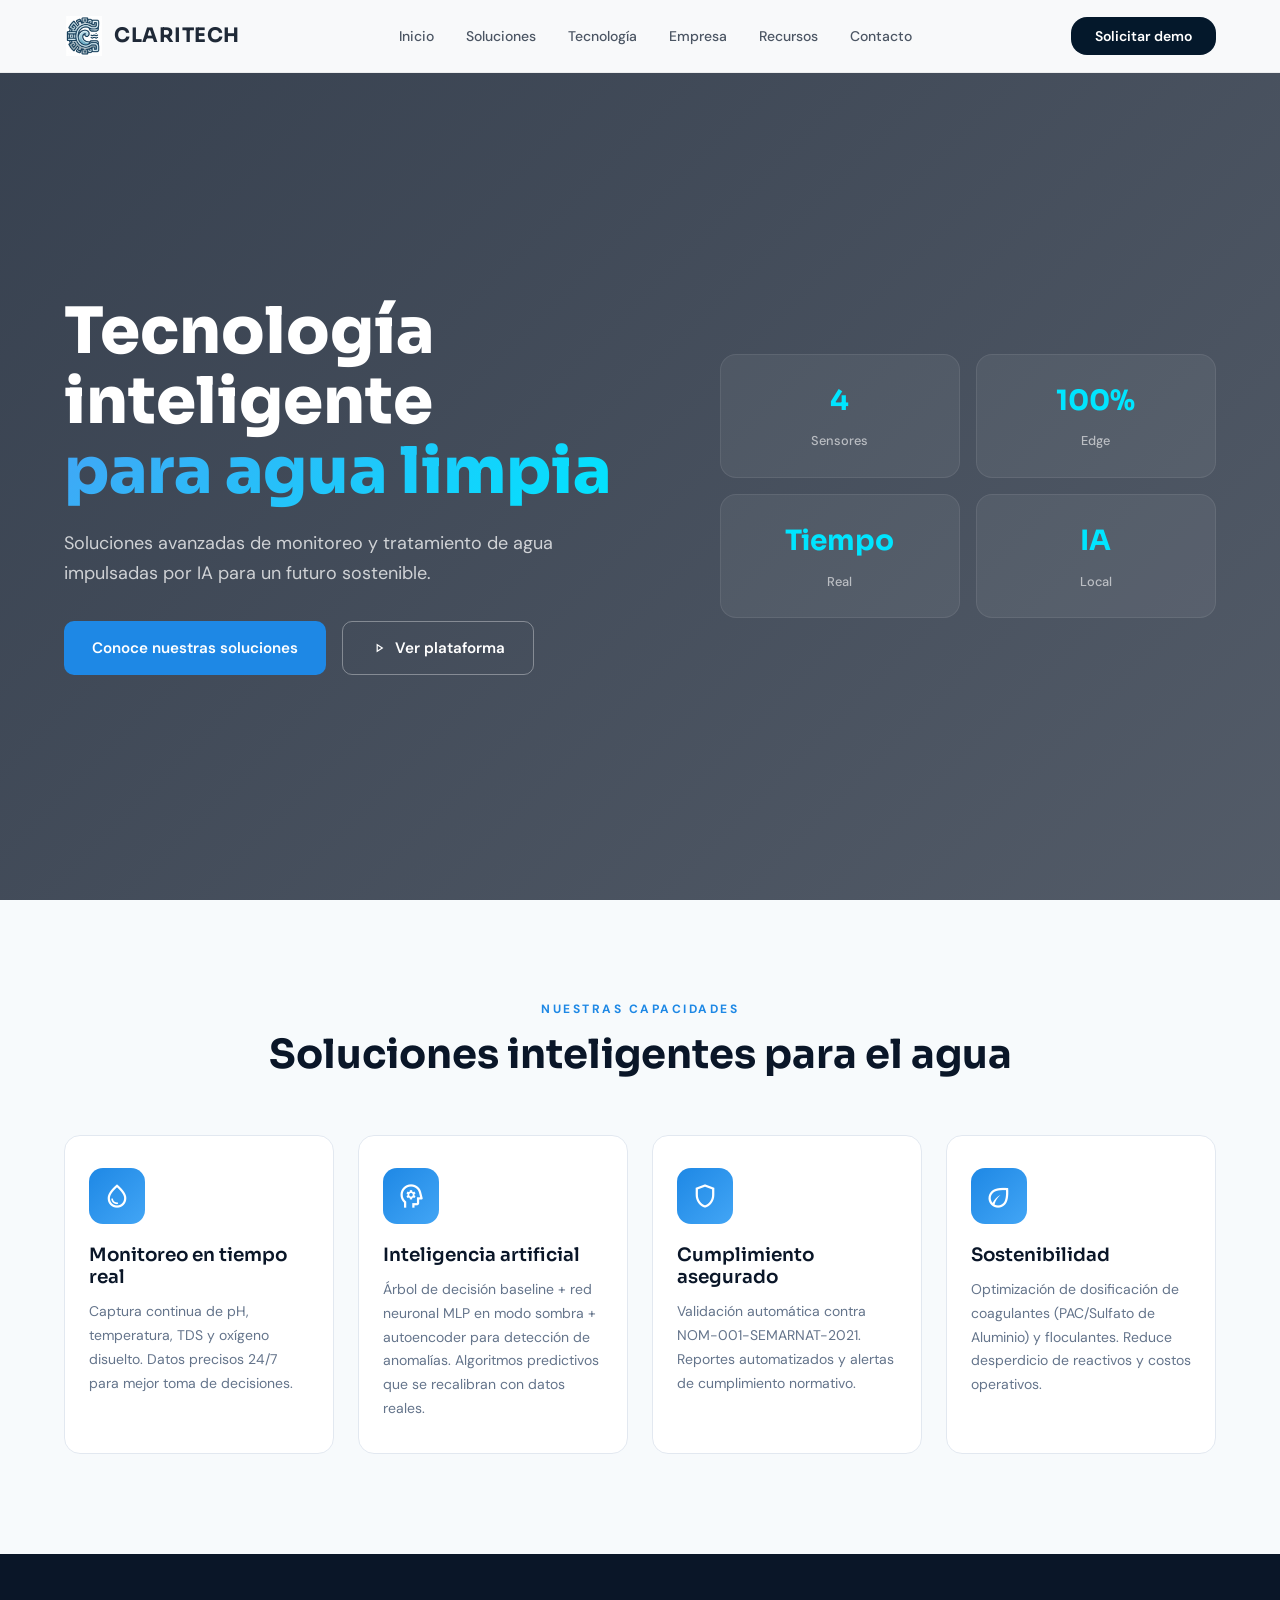
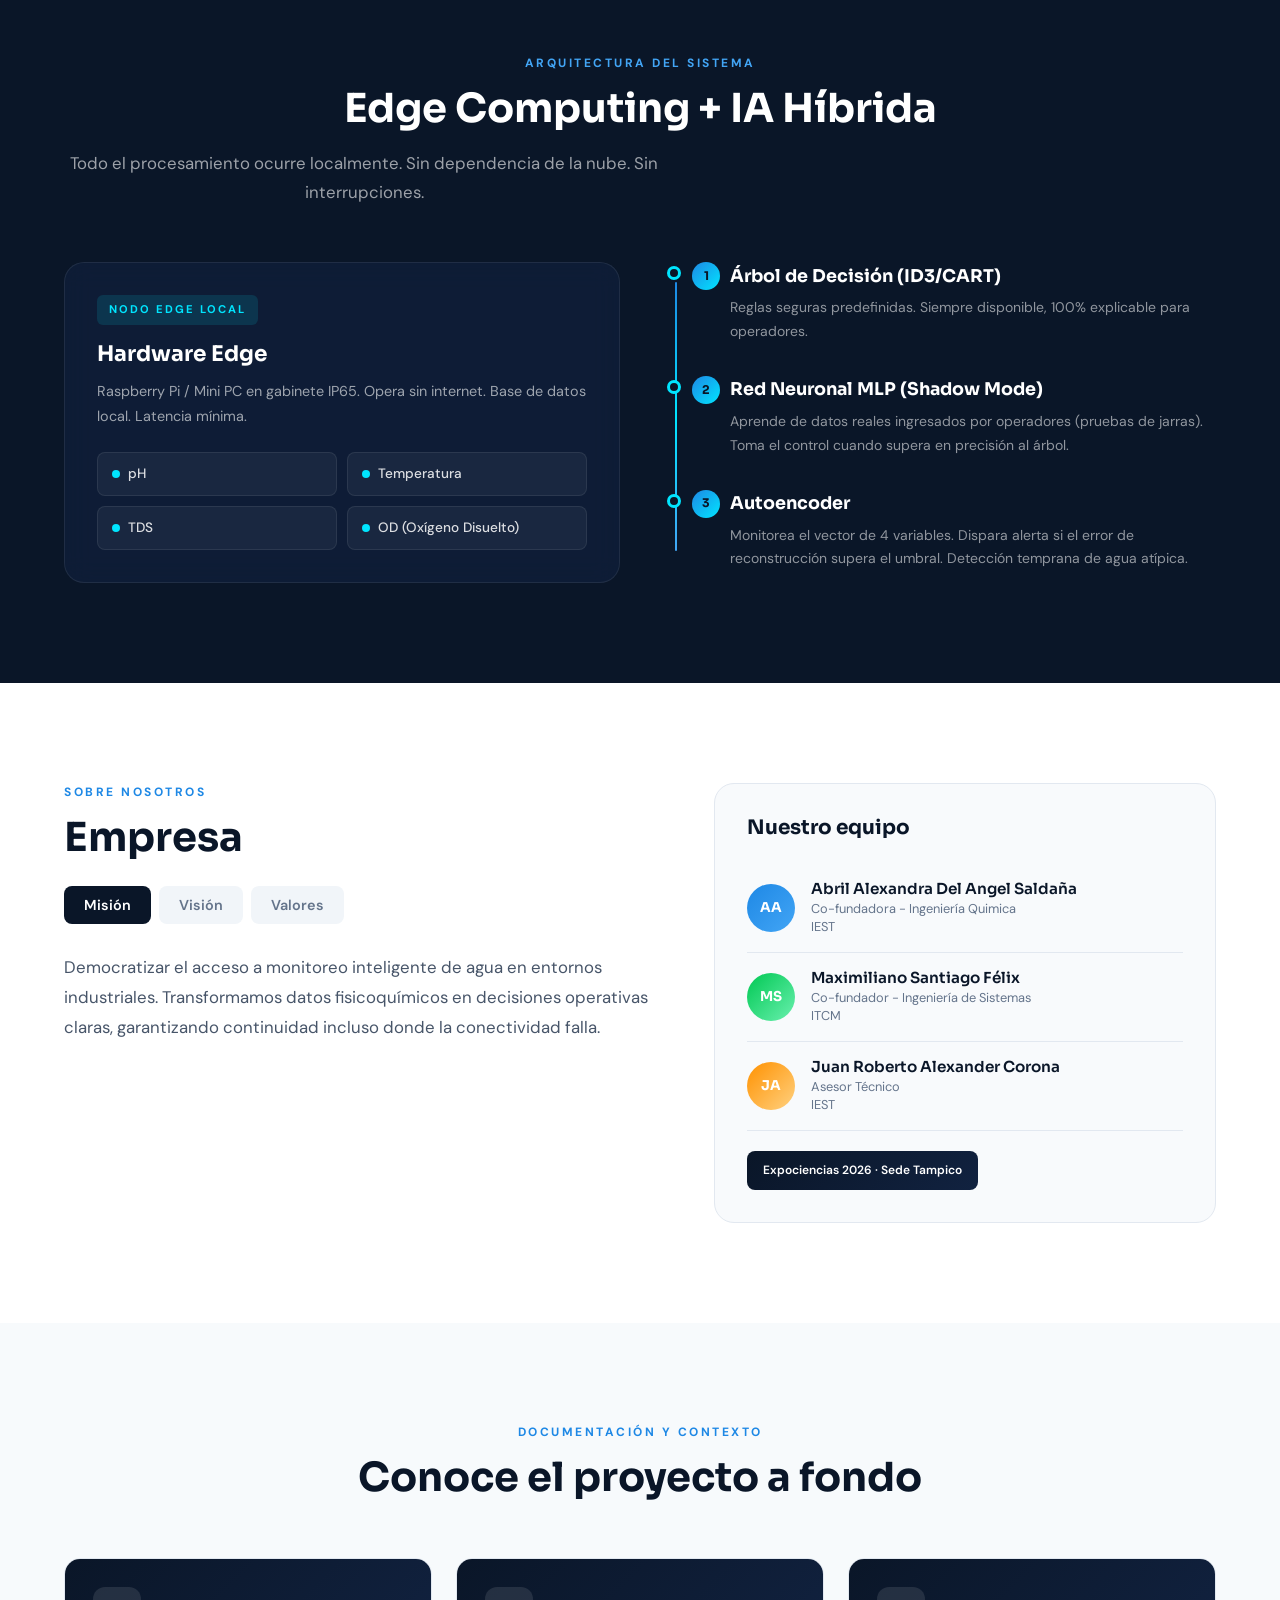
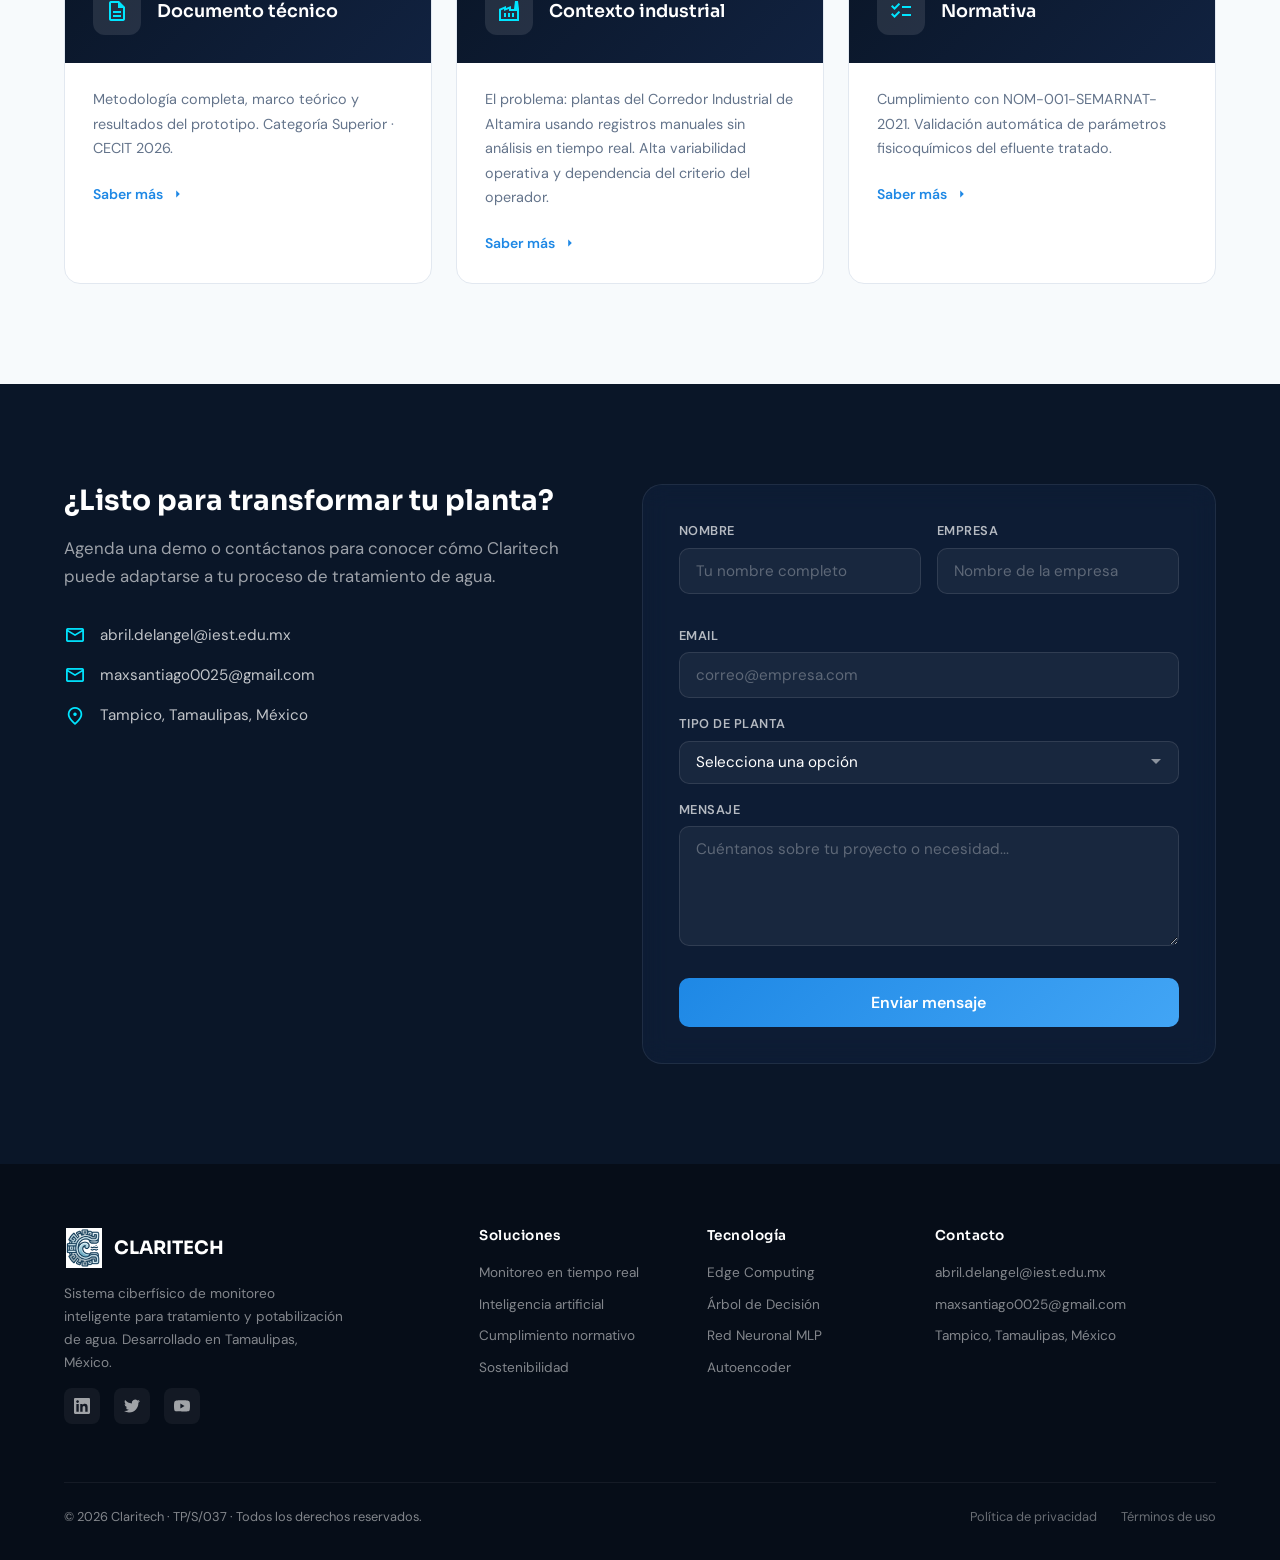
<file: index.html>
<!DOCTYPE html>
<html lang="es">
<head>
    <meta charset="UTF-8">
    <meta name="viewport" content="width=device-width, initial-scale=1.0">
    <title>Claritech — Tecnología Inteligente para Agua Limpia</title>
    <!-- Google Fonts -->
    <link rel="preconnect" href="https://fonts.googleapis.com">
    <link rel="preconnect" href="https://fonts.gstatic.com" crossorigin>
    <link href="https://fonts.googleapis.com/css2?family=Sora:wght@300;400;500;600;700&family=DM+Sans:ital,wght@0,300;0,400;0,500;1,300&display=swap" rel="stylesheet">
    <!-- Material Symbols (Icons) -->
    <link rel="stylesheet" href="https://fonts.googleapis.com/css2?family=Material+Symbols+Outlined:opsz,wght,FILL,GRAD@20..48,100..700,0..1,-50..200" />
    
    <!-- CSS Modular -->
    <link rel="stylesheet" href="styles/global.css">
    <link rel="stylesheet" href="styles/navbar.css">
    <link rel="stylesheet" href="styles/hero.css">
    <link rel="stylesheet" href="styles/soluciones.css">
    <link rel="stylesheet" href="styles/tecnologia.css">
    <link rel="stylesheet" href="styles/empresa.css">
    <link rel="stylesheet" href="styles/recursos.css">
    <link rel="stylesheet" href="styles/contacto.css">
    <link rel="stylesheet" href="styles/footer.css">
</head>
<body>
    <!-- Componentes -->
    <div id="navbar-mount"></div>   
    <div id="hero-mount"></div>
    <div id="soluciones-mount"></div>
    <div id="tecnologia-mount"></div>
    <div id="empresa-mount"></div>
    <div id="recursos-mount"></div>
    <div id="contacto-mount"></div>
    <div id="footer-mount"></div>

    <!-- JS Modular -->
    <script src="js/navbar.js" defer></script>
    <script src="js/empresa.js" defer></script>
    <script src="js/contacto.js" defer></script>
    <script src="js/main.js" defer></script>
</body>
</html>
</file>
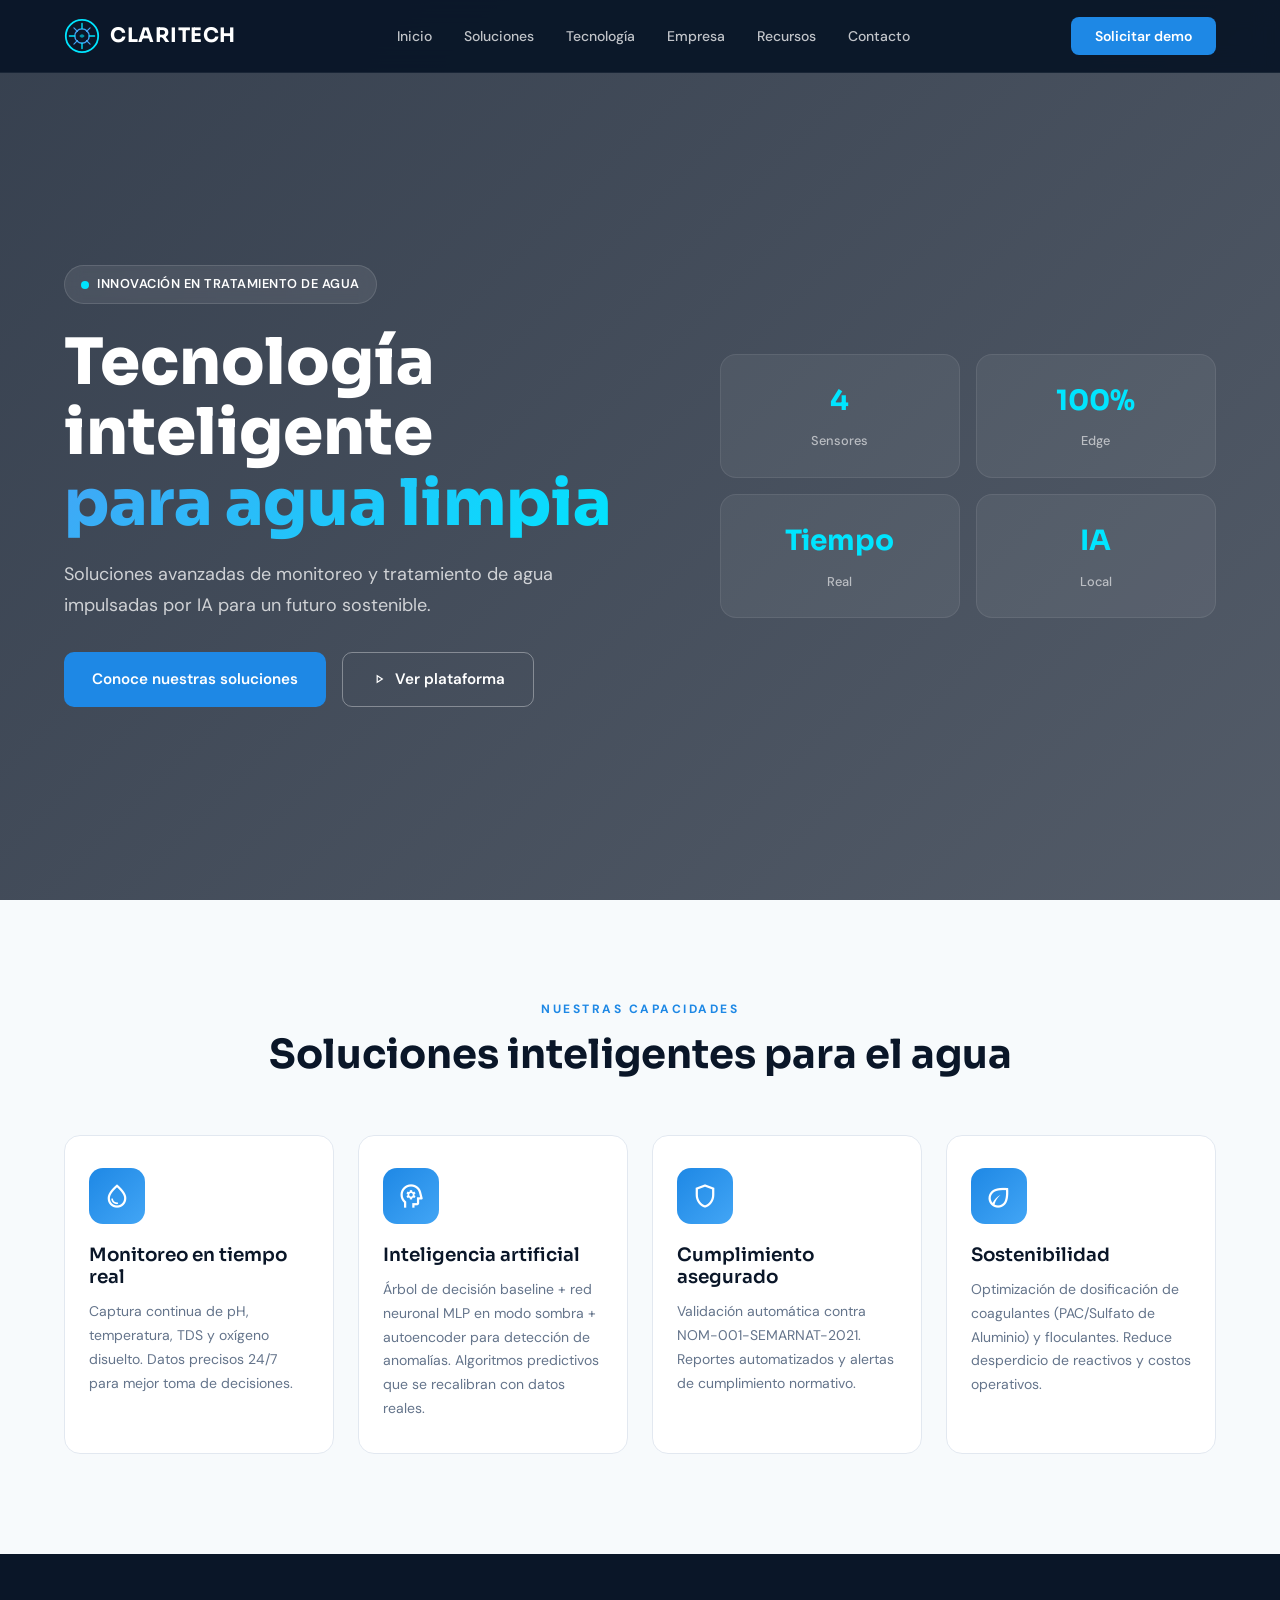
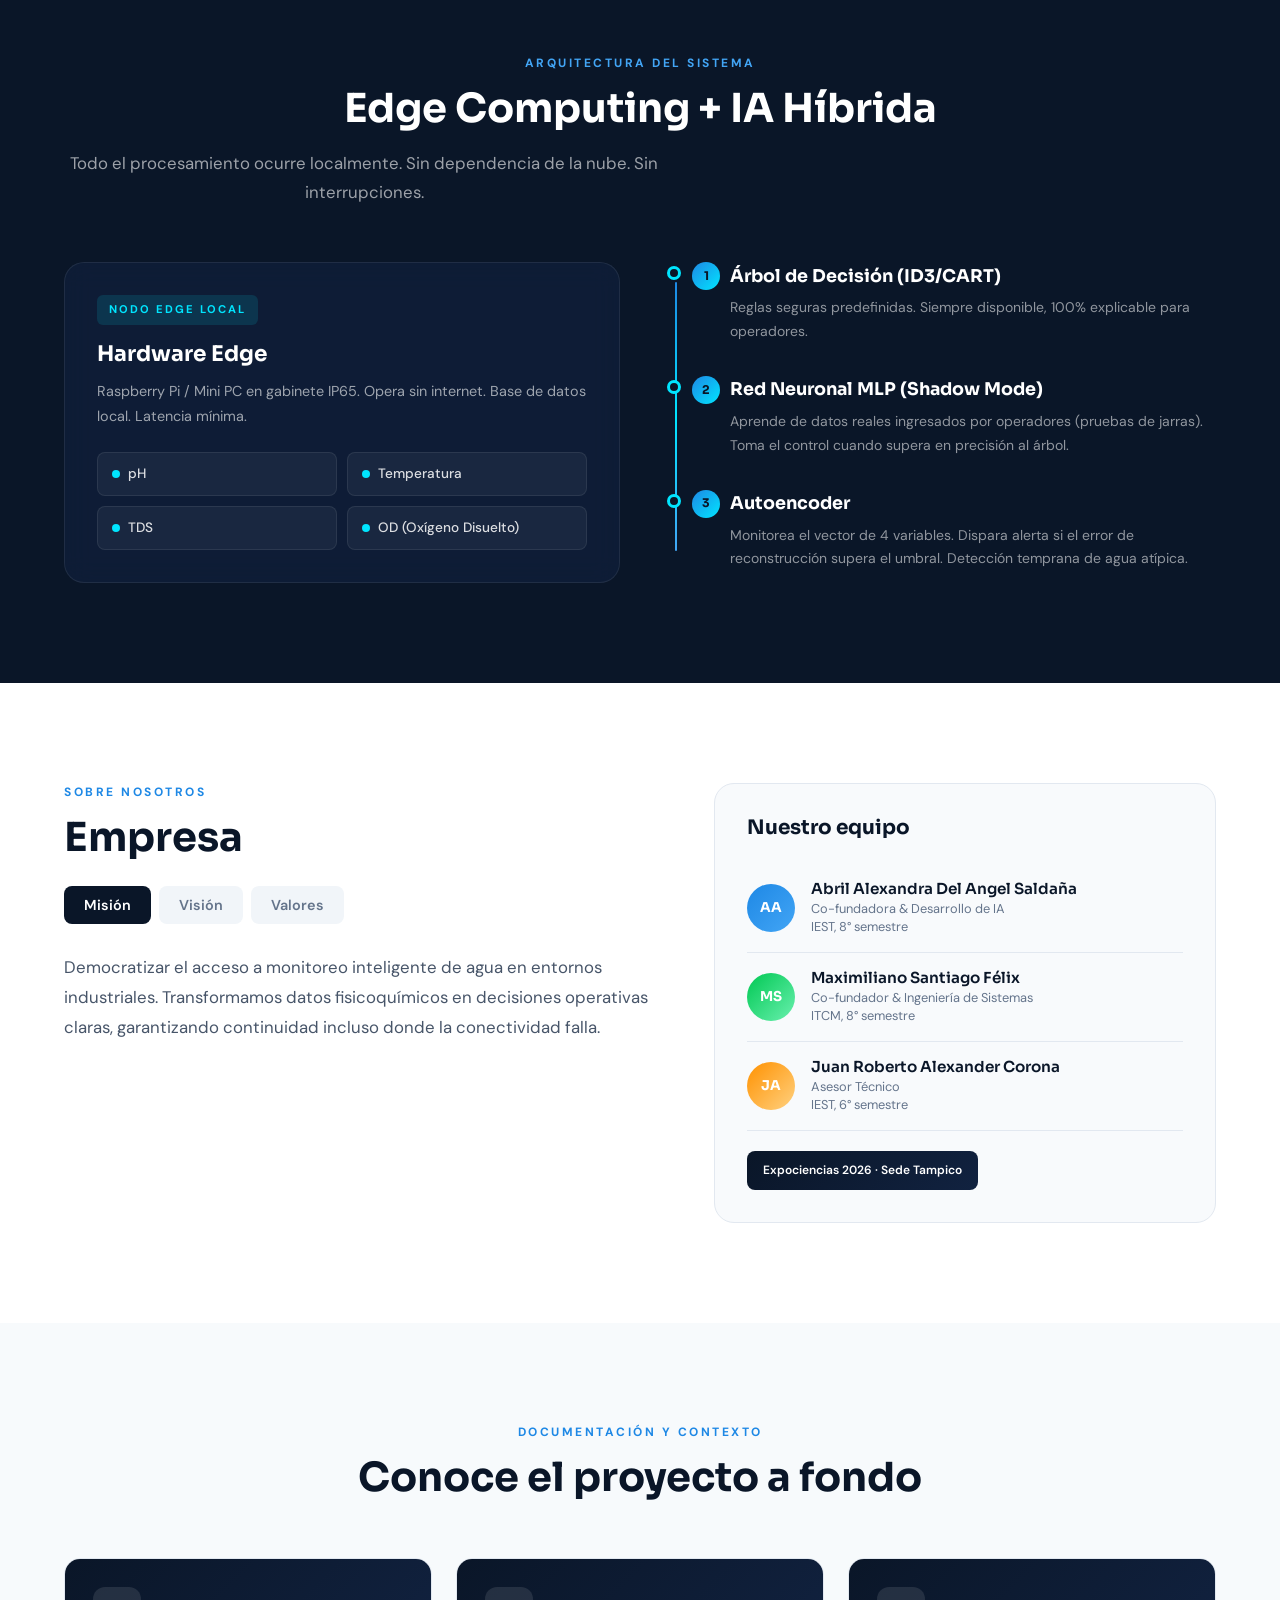
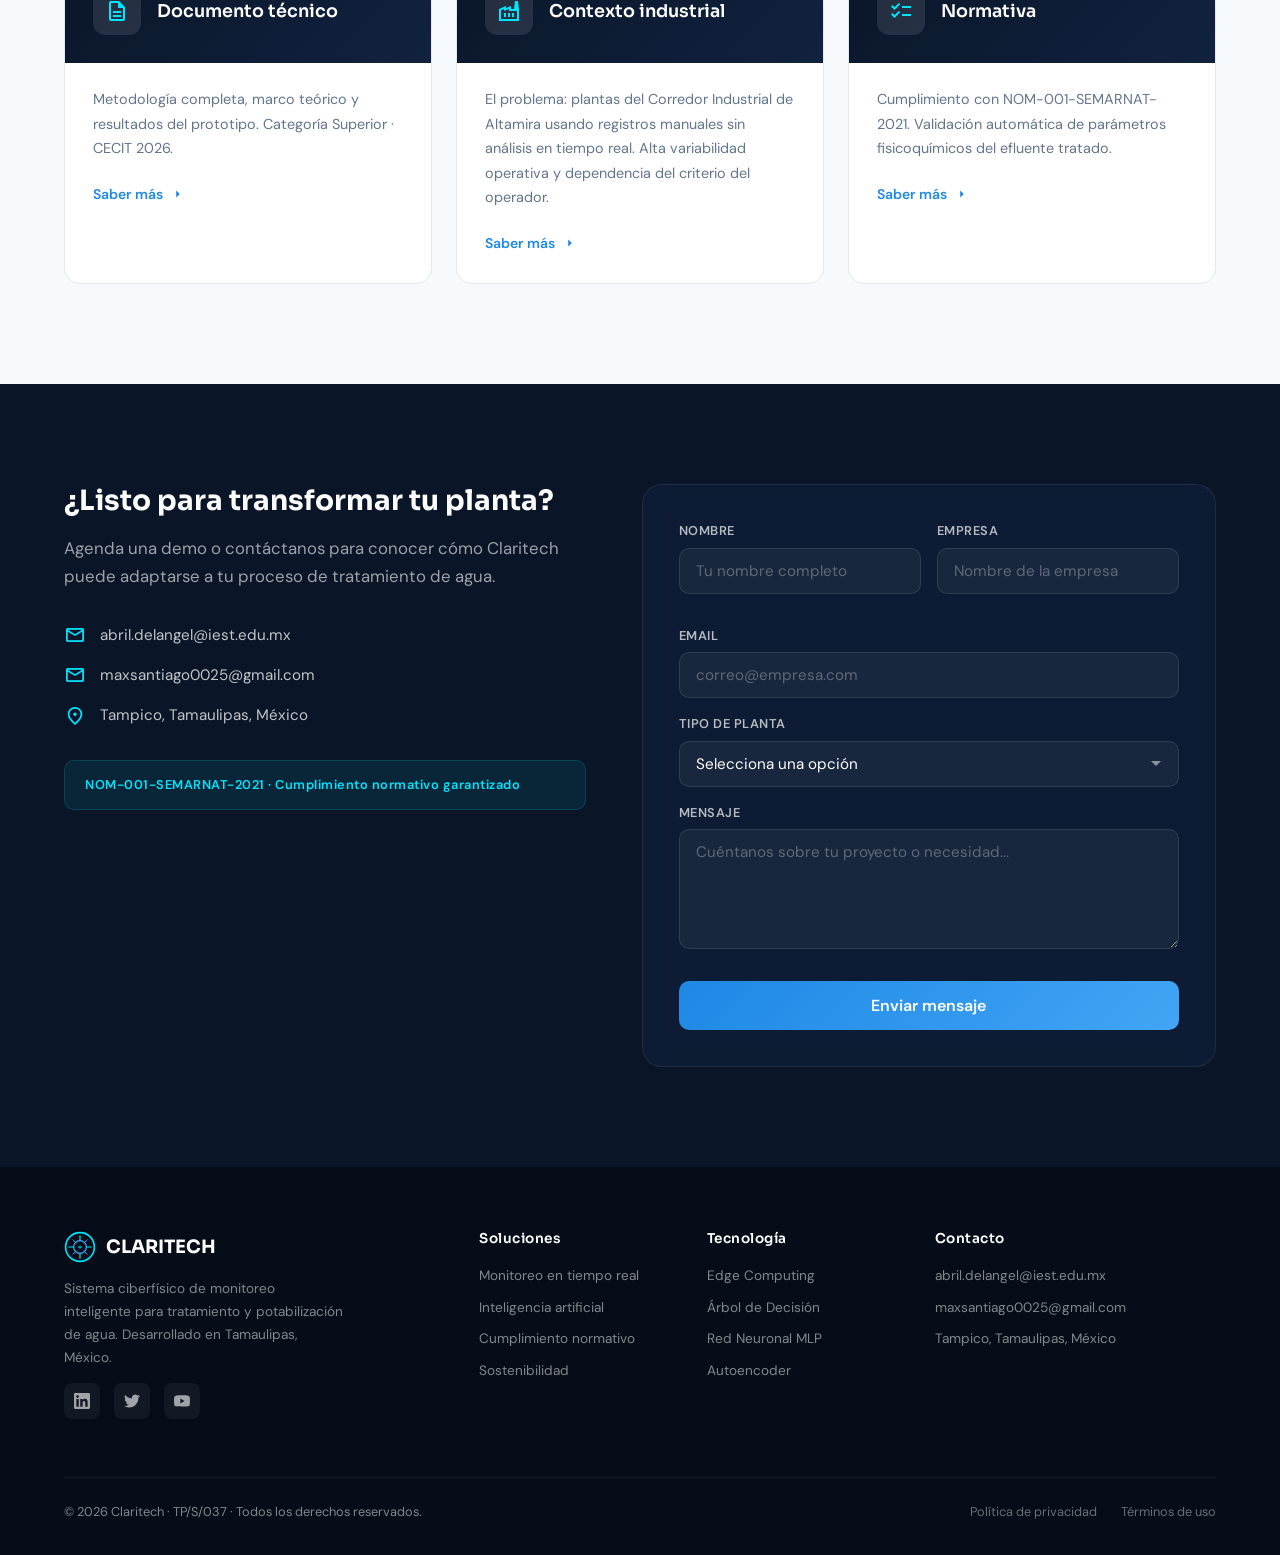
<file: Stand3Claritech.html>
<!DOCTYPE html>
<html lang="es">
<head>
    <meta charset="UTF-8">
    <meta name="viewport" content="width=device-width, initial-scale=1.0">
    <title>Claritech - Tecnología Inteligente para Agua Limpia</title>
    <link rel="preconnect" href="https://fonts.googleapis.com">
    <link rel="preconnect" href="https://fonts.gstatic.com" crossorigin>
    <link href="https://fonts.googleapis.com/css2?family=Sora:wght@400;500;600;700;800&family=DM+Sans:wght@300;400;500;600;700&display=swap" rel="stylesheet">
    <!-- Google Material Symbols (Icons) -->
    <link rel="stylesheet" href="https://fonts.googleapis.com/css2?family=Material+Symbols+Outlined:opsz,wght,FILL,GRAD@20..48,100..700,0..1,-50..200" />

    <style>
        /* ============================================
           RESET & BASE
        ============================================ */
        *,
        *::before,
        *::after {
            margin: 0;
            padding: 0;
            box-sizing: border-box;
        }

        html {
            scroll-behavior: smooth;
            font-size: 16px;
        }

        body {
            font-family: 'DM Sans', sans-serif;
            color: #334155;
            background: #ffffff;
            line-height: 1.6;
            overflow-x: hidden;
            -webkit-font-smoothing: antialiased;
            -moz-osx-font-smoothing: grayscale;
        }

        h1,
        h2,
        h3,
        h4,
        h5,
        h6 {
            font-family: 'Sora', sans-serif;
            font-weight: 700;
            line-height: 1.2;
            color: #0a1628;
        }

        a {
            text-decoration: none;
            color: inherit;
        }

        ul {
            list-style: none;
        }

        img {
            max-width: 100%;
            display: block;
        }

        button {
            border: none;
            background: none;
            cursor: pointer;
            font-family: inherit;
        }

        /* ============================================
           MATERIAL SYMBOLS UTILITY
        ============================================ */
        .material-symbols-outlined {
            font-family: 'Material Symbols Outlined';
            font-weight: normal;
            font-style: normal;
            font-size: 24px;
            line-height: 1;
            letter-spacing: normal;
            text-transform: none;
            display: inline-block;
            white-space: nowrap;
            word-wrap: normal;
            direction: ltr;
            -webkit-font-feature-settings: 'liga';
            -webkit-font-smoothing: antialiased;
            vertical-align: middle;
        }

        /* ============================================
           UTILITIES
        ============================================ */
        .container {
            max-width: 1200px;
            margin: 0 auto;
            padding: 0 24px;
        }

        /* ============================================
           NAVBAR
        ============================================ */
        .navbar {
            position: fixed;
            top: 0;
            left: 0;
            right: 0;
            z-index: 1000;
            background: rgba(10, 22, 40, 0.96);
            backdrop-filter: blur(12px);
            -webkit-backdrop-filter: blur(12px);
            border-bottom: 1px solid rgba(255, 255, 255, 0.06);
            transition: all 0.3s ease;
        }

        .navbar-inner {
            max-width: 1200px;
            margin: 0 auto;
            padding: 0 24px;
            height: 72px;
            display: flex;
            align-items: center;
            justify-content: space-between;
        }

        .navbar-brand {
            display: flex;
            align-items: center;
            gap: 10px;
            font-family: 'Sora', sans-serif;
            font-weight: 700;
            font-size: 1.25rem;
            color: #ffffff;
            letter-spacing: 0.5px;
        }

        .logo-icon {
            width: 36px;
            height: 36px;
            flex-shrink: 0;
        }

        .navbar-links {
            display: flex;
            align-items: center;
            gap: 32px;
        }

        .navbar-links a {
            font-family: 'DM Sans', sans-serif;
            font-size: 0.875rem;
            font-weight: 500;
            color: rgba(255, 255, 255, 0.75);
            transition: color 0.3s ease;
            position: relative;
        }

        .navbar-links a:hover {
            color: #ffffff;
        }

        .navbar-links a::after {
            content: '';
            position: absolute;
            bottom: -4px;
            left: 0;
            width: 0;
            height: 2px;
            background: #00e5ff;
            transition: width 0.3s cubic-bezier(0.4, 0, 0.2, 1);
        }

        .navbar-links a:hover::after {
            width: 100%;
        }

        .navbar-cta {
            background: #1e88e5;
            color: #ffffff;
            font-family: 'DM Sans', sans-serif;
            font-size: 0.875rem;
            font-weight: 600;
            padding: 10px 24px;
            border-radius: 8px;
            transition: all 0.3s cubic-bezier(0.4, 0, 0.2, 1);
        }

        .navbar-cta:hover {
            background: #42a5f5;
            transform: translateY(-2px);
            box-shadow: 0 8px 20px rgba(30, 136, 229, 0.35);
        }

        .hamburger {
            display: none;
            flex-direction: column;
            gap: 5px;
            cursor: pointer;
            padding: 8px;
        }

        .hamburger span {
            display: block;
            width: 24px;
            height: 2px;
            background: #ffffff;
            border-radius: 2px;
            transition: all 0.3s ease;
        }

        .hamburger.active span:nth-child(1) {
            transform: rotate(45deg) translate(5px, 5px);
        }

        .hamburger.active span:nth-child(2) {
            opacity: 0;
        }

        .hamburger.active span:nth-child(3) {
            transform: rotate(-45deg) translate(5px, -5px);
        }

        .mobile-menu {
            display: none;
            position: fixed;
            top: 72px;
            left: 0;
            right: 0;
            background: rgba(10, 22, 40, 0.98);
            backdrop-filter: blur(16px);
            border-bottom: 1px solid rgba(255, 255, 255, 0.06);
            padding: 24px;
            flex-direction: column;
            gap: 20px;
            z-index: 999;
            transform: translateY(-100%);
            opacity: 0;
            transition: all 0.4s cubic-bezier(0.4, 0, 0.2, 1);
            pointer-events: none;
        }

        .mobile-menu.active {
            transform: translateY(0);
            opacity: 1;
            pointer-events: auto;
        }

        .mobile-menu a {
            font-family: 'DM Sans', sans-serif;
            font-size: 1rem;
            font-weight: 500;
            color: rgba(255, 255, 255, 0.85);
            padding: 8px 0;
            border-bottom: 1px solid rgba(255, 255, 255, 0.06);
        }

        .mobile-menu a:last-child {
            border-bottom: none;
        }

        .mobile-menu .navbar-cta {
            display: inline-block;
            text-align: center;
            margin-top: 8px;
        }

        /* ============================================
           HERO SECTION
        ============================================ */
        .hero {
            position: relative;
            min-height: 100vh;
            display: flex;
            align-items: center;
            background: linear-gradient(135deg, rgba(10, 22, 40, 0.82) 0%, rgba(10, 22, 40, 0.70) 100%),
                url('https://images.unsplash.com/photo-1574482620811-1aa16ffe3c82?w=1920&q=80');
            background-size: cover;
            background-position: center;
            padding-top: 72px;
        }

        .hero-inner {
            max-width: 1200px;
            margin: 0 auto;
            padding: 80px 24px;
            display: grid;
            grid-template-columns: 1.2fr 1fr;
            gap: 60px;
            align-items: center;
            position: relative;
            z-index: 2;
        }

        .hero-badge {
            display: inline-flex;
            align-items: center;
            gap: 8px;
            background: rgba(255, 255, 255, 0.08);
            border: 1px solid rgba(255, 255, 255, 0.12);
            backdrop-filter: blur(8px);
            padding: 8px 16px;
            border-radius: 100px;
            font-size: 0.8rem;
            font-weight: 600;
            color: #ffffff;
            letter-spacing: 0.5px;
            text-transform: uppercase;
            margin-bottom: 24px;
            animation: fadeInUp 0.8s ease-out;
        }

        .pulse-dot {
            width: 8px;
            height: 8px;
            background: #00e5ff;
            border-radius: 50%;
            animation: pulseDot 2s ease-in-out infinite;
        }

        @keyframes pulseDot {
            0%,
            100% {
                transform: scale(1);
                opacity: 1;
                box-shadow: 0 0 0 0 rgba(0, 229, 255, 0.7);
            }
            50% {
                transform: scale(1.1);
                opacity: 0.9;
                box-shadow: 0 0 0 8px rgba(0, 229, 255, 0);
            }
        }

        .hero h1 {
            font-family: 'Sora', sans-serif;
            font-size: clamp(2.5rem, 5vw, 4rem);
            font-weight: 800;
            color: #ffffff;
            line-height: 1.1;
            margin-bottom: 20px;
            animation: fadeInUp 0.8s ease-out 0.1s both;
        }

        .hero h1 .gradient-text {
            background: linear-gradient(135deg, #42a5f5, #00e5ff);
            -webkit-background-clip: text;
            -webkit-text-fill-color: transparent;
            background-clip: text;
        }

        .hero-subtitle {
            font-size: 1.125rem;
            color: rgba(255, 255, 255, 0.75);
            max-width: 520px;
            margin-bottom: 32px;
            font-weight: 400;
            line-height: 1.7;
            animation: fadeInUp 0.8s ease-out 0.2s both;
        }

        .hero-buttons {
            display: flex;
            gap: 16px;
            flex-wrap: wrap;
            animation: fadeInUp 0.8s ease-out 0.3s both;
        }

        .btn-primary {
            display: inline-flex;
            align-items: center;
            gap: 8px;
            background: #1e88e5;
            color: #ffffff;
            font-family: 'DM Sans', sans-serif;
            font-size: 0.95rem;
            font-weight: 600;
            padding: 14px 28px;
            border-radius: 10px;
            transition: all 0.3s cubic-bezier(0.4, 0, 0.2, 1);
        }

        .btn-primary:hover {
            background: #42a5f5;
            transform: translateY(-2px);
            box-shadow: 0 12px 32px rgba(30, 136, 229, 0.4);
        }

        .btn-outline {
            display: inline-flex;
            align-items: center;
            gap: 8px;
            background: transparent;
            color: #ffffff;
            font-family: 'DM Sans', sans-serif;
            font-size: 0.95rem;
            font-weight: 600;
            padding: 14px 28px;
            border-radius: 10px;
            border: 1.5px solid rgba(255, 255, 255, 0.35);
            transition: all 0.3s cubic-bezier(0.4, 0, 0.2, 1);
        }

        .btn-outline:hover {
            background: rgba(255, 255, 255, 0.1);
            border-color: rgba(255, 255, 255, 0.6);
            transform: translateY(-2px);
        }

        .hero-stats {
            display: grid;
            grid-template-columns: 1fr 1fr;
            gap: 16px;
            animation: fadeInUp 0.8s ease-out 0.4s both;
        }

        .stat-card {
            background: rgba(255, 255, 255, 0.06);
            border: 1px solid rgba(255, 255, 255, 0.08);
            backdrop-filter: blur(12px);
            border-radius: 16px;
            padding: 24px 20px;
            text-align: center;
            transition: all 0.3s ease;
        }

        .stat-card:hover {
            background: rgba(255, 255, 255, 0.1);
            transform: translateY(-3px);
            border-color: rgba(0, 229, 255, 0.25);
        }

        .stat-number {
            font-family: 'Sora', sans-serif;
            font-size: 1.75rem;
            font-weight: 700;
            color: #00e5ff;
            display: block;
            margin-bottom: 4px;
        }

        .stat-label {
            font-size: 0.8rem;
            color: rgba(255, 255, 255, 0.6);
            font-weight: 500;
        }

        @keyframes fadeInUp {
            from {
                opacity: 0;
                transform: translateY(30px);
            }
            to {
                opacity: 1;
                transform: translateY(0);
            }
        }

        /* ============================================
           SECTION LABELS
        ============================================ */
        .section-label {
            font-family: 'DM Sans', sans-serif;
            font-size: 0.75rem;
            font-weight: 700;
            letter-spacing: 2.5px;
            text-transform: uppercase;
            color: #1e88e5;
            margin-bottom: 12px;
            display: block;
        }

        .section-title {
            font-family: 'Sora', sans-serif;
            font-size: clamp(1.75rem, 3.5vw, 2.5rem);
            font-weight: 700;
            color: #0a1628;
            margin-bottom: 16px;
            line-height: 1.2;
        }

        .section-subtitle {
            font-size: 1.05rem;
            color: #64748b;
            max-width: 600px;
            line-height: 1.7;
        }

        /* ============================================
           SOLUCIONES
        ============================================ */
        .soluciones {
            background: #f7fafc;
            padding: 100px 0;
        }

        .soluciones-header {
            text-align: center;
            margin-bottom: 56px;
        }

        .soluciones-grid {
            display: grid;
            grid-template-columns: repeat(4, 1fr);
            gap: 24px;
        }

        .solucion-card {
            background: #ffffff;
            border-radius: 16px;
            padding: 32px 24px;
            border: 1px solid #e2e8f0;
            position: relative;
            overflow: hidden;
            transition: all 0.4s cubic-bezier(0.34, 1.56, 0.64, 1);
            will-change: transform;
        }

        .solucion-card:hover {
            transform: scale(1.03) translateY(-2px);
            box-shadow: 0 12px 40px rgba(10, 22, 40, 0.13);
            border-color: rgba(30, 136, 229, 0.20);
        }

        .solucion-icon {
            width: 56px;
            height: 56px;
            border-radius: 14px;
            background: linear-gradient(135deg, #1e88e5, #42a5f5);
            display: flex;
            align-items: center;
            justify-content: center;
            margin-bottom: 20px;
        }

        .solucion-icon .material-symbols-outlined {
            color: #ffffff;
            font-size: 28px;
        }

        .solucion-card h3 {
            font-size: 1.15rem;
            font-weight: 600;
            color: #0a1628;
            margin-bottom: 12px;
        }

        .solucion-card p {
            font-size: 0.875rem;
            color: #64748b;
            line-height: 1.7;
        }

        /* ============================================
           TECNOLOGIA
        ============================================ */
        .tecnologia {
            background: #0a1628;
            padding: 100px 0;
            color: #ffffff;
        }

        .tecnologia .section-label {
            color: #42a5f5;
        }

        .tecnologia .section-title {
            color: #ffffff;
        }

        .tecnologia .section-subtitle {
            color: rgba(255, 255, 255, 0.6);
        }

        .tecnologia-header {
            text-align: center;
            margin-bottom: 56px;
        }

        .tecnologia-grid {
            display: grid;
            grid-template-columns: 1fr 1fr;
            gap: 40px;
            align-items: start;
        }

        .hardware-card {
            background: rgba(17, 34, 64, 0.6);
            border: 1px solid rgba(255, 255, 255, 0.08);
            backdrop-filter: blur(12px);
            border-radius: 20px;
            padding: 32px;
        }

        .hardware-tag {
            display: inline-block;
            background: rgba(0, 229, 255, 0.12);
            color: #00e5ff;
            font-size: 0.7rem;
            font-weight: 700;
            letter-spacing: 2px;
            text-transform: uppercase;
            padding: 6px 12px;
            border-radius: 6px;
            margin-bottom: 16px;
        }

        .hardware-card h3 {
            color: #ffffff;
            font-size: 1.35rem;
            margin-bottom: 12px;
        }

        .hardware-card p {
            color: rgba(255, 255, 255, 0.6);
            font-size: 0.9rem;
            line-height: 1.7;
            margin-bottom: 24px;
        }

        .sensors-grid {
            display: grid;
            grid-template-columns: 1fr 1fr;
            gap: 10px;
        }

        .sensor-pill {
            display: flex;
            align-items: center;
            gap: 8px;
            background: rgba(255, 255, 255, 0.05);
            border: 1px solid rgba(255, 255, 255, 0.08);
            border-radius: 8px;
            padding: 10px 14px;
            font-size: 0.85rem;
            color: rgba(255, 255, 255, 0.85);
            font-weight: 500;
        }

        .sensor-pill .dot {
            width: 8px;
            height: 8px;
            border-radius: 50%;
            background: #00e5ff;
        }

        .pipeline {
            position: relative;
            padding-left: 32px;
        }

        .pipeline::before {
            content: '';
            position: absolute;
            left: 15px;
            top: 20px;
            bottom: 20px;
            width: 2px;
            background: linear-gradient(180deg, #1e88e5, #00e5ff, #42a5f5);
            border-radius: 2px;
        }

        .pipeline-step {
            position: relative;
            margin-bottom: 32px;
        }

        .pipeline-step:last-child {
            margin-bottom: 0;
        }

        .pipeline-step::before {
            content: '';
            position: absolute;
            left: -25px;
            top: 4px;
            width: 14px;
            height: 14px;
            border-radius: 50%;
            background: #0a1628;
            border: 3px solid #00e5ff;
            z-index: 2;
        }

        .pipeline-step h4 {
            color: #ffffff;
            font-size: 1.1rem;
            margin-bottom: 6px;
            display: flex;
            align-items: center;
            gap: 10px;
        }

        .step-number {
            display: inline-flex;
            align-items: center;
            justify-content: center;
            width: 28px;
            height: 28px;
            border-radius: 50%;
            background: linear-gradient(135deg, #1e88e5, #00e5ff);
            font-size: 0.75rem;
            font-weight: 700;
            color: #0a1628;
            flex-shrink: 0;
        }

        .pipeline-step p {
            color: rgba(255, 255, 255, 0.55);
            font-size: 0.875rem;
            line-height: 1.7;
            padding-left: 38px;
        }

        /* ============================================
           EMPRESA
        ============================================ */
        .empresa {
            background: #ffffff;
            padding: 100px 0;
        }

        .empresa-grid {
            display: grid;
            grid-template-columns: 1.2fr 1fr;
            gap: 48px;
            align-items: start;
        }

        .tabs-header {
            display: flex;
            gap: 8px;
            margin-bottom: 28px;
        }

        .tab-btn {
            font-family: 'DM Sans', sans-serif;
            font-size: 0.9rem;
            font-weight: 600;
            padding: 10px 20px;
            border-radius: 8px;
            color: #64748b;
            background: #f1f5f9;
            transition: all 0.3s ease;
            cursor: pointer;
            border: none;
        }

        .tab-btn:hover {
            color: #0a1628;
            background: #e2e8f0;
        }

        .tab-btn.active {
            color: #ffffff;
            background: #0a1628;
        }

        .tab-content {
            display: none;
            animation: fadeIn 0.4s ease;
        }

        .tab-content.active {
            display: block;
        }

        @keyframes fadeIn {
            from {
                opacity: 0;
                transform: translateY(8px);
            }
            to {
                opacity: 1;
                transform: translateY(0);
            }
        }

        .tab-content p {
            font-size: 1.05rem;
            color: #475569;
            line-height: 1.8;
        }

        .valores-grid {
            display: grid;
            grid-template-columns: 1fr 1fr;
            gap: 16px;
            margin-top: 8px;
        }

        .valor-item {
            display: flex;
            gap: 14px;
            align-items: flex-start;
            padding: 18px;
            background: #f8fafc;
            border-radius: 12px;
            border: 1px solid #e2e8f0;
            transition: all 0.3s ease;
        }

        .valor-item:hover {
            border-color: rgba(30, 136, 229, 0.25);
            transform: translateY(-2px);
            box-shadow: 0 8px 20px rgba(10, 22, 40, 0.05);
        }

        .valor-icon {
            font-size: 1.3rem;
            flex-shrink: 0;
            line-height: 1;
        }

        .valor-item h4 {
            font-size: 0.95rem;
            color: #0a1628;
            margin-bottom: 4px;
            font-weight: 600;
        }

        .valor-item p {
            font-size: 0.8rem !important;
            color: #64748b !important;
            line-height: 1.5 !important;
        }

        .team-card {
            background: #f8fafc;
            border: 1px solid #e2e8f0;
            border-radius: 20px;
            padding: 32px;
        }

        .team-card h3 {
            font-size: 1.25rem;
            margin-bottom: 24px;
            color: #0a1628;
        }

        .team-member {
            display: flex;
            align-items: center;
            gap: 16px;
            padding: 16px 0;
            border-bottom: 1px solid #e2e8f0;
        }

        .team-member:last-child {
            border-bottom: none;
        }

        .member-avatar {
            width: 48px;
            height: 48px;
            border-radius: 50%;
            display: flex;
            align-items: center;
            justify-content: center;
            font-family: 'Sora', sans-serif;
            font-size: 0.85rem;
            font-weight: 700;
            color: #ffffff;
            flex-shrink: 0;
        }

        .member-avatar.aa {
            background: linear-gradient(135deg, #1e88e5, #42a5f5);
        }
        .member-avatar.ms {
            background: linear-gradient(135deg, #00c853, #69f0ae);
        }
        .member-avatar.ja {
            background: linear-gradient(135deg, #ff9100, #ffd180);
        }

        .member-info h4 {
            font-size: 0.95rem;
            font-weight: 600;
            color: #0a1628;
            margin-bottom: 2px;
        }

        .member-info p {
            font-size: 0.8rem;
            color: #64748b;
            line-height: 1.4;
        }

        .team-badge {
            display: inline-block;
            margin-top: 20px;
            background: linear-gradient(135deg, #0a1628, #112240);
            color: #ffffff;
            font-size: 0.75rem;
            font-weight: 600;
            padding: 10px 16px;
            border-radius: 8px;
        }

        /* ============================================
           RECURSOS
        ============================================ */
        .recursos {
            background: #f7fafc;
            padding: 100px 0;
        }

        .recursos-header {
            text-align: center;
            margin-bottom: 56px;
        }

        .recursos-grid {
            display: grid;
            grid-template-columns: repeat(3, 1fr);
            gap: 24px;
        }

        .recurso-card {
            background: #ffffff;
            border-radius: 16px;
            overflow: hidden;
            border: 1px solid #e2e8f0;
            transition: all 0.3s cubic-bezier(0.4, 0, 0.2, 1);
        }

        .recurso-card:hover {
            transform: translateY(-3px);
            box-shadow: 0 20px 40px rgba(10, 22, 40, 0.08);
            border-color: rgba(30, 136, 229, 0.2);
        }

        .recurso-header {
            background: linear-gradient(135deg, #0a1628, #112240);
            padding: 28px;
            display: flex;
            align-items: center;
            gap: 16px;
        }

        .recurso-icon {
            width: 48px;
            height: 48px;
            border-radius: 12px;
            background: rgba(255, 255, 255, 0.1);
            display: flex;
            align-items: center;
            justify-content: center;
            flex-shrink: 0;
        }

        .recurso-icon .material-symbols-outlined {
            color: #00e5ff;
            font-size: 24px;
        }

        .recurso-header h3 {
            color: #ffffff;
            font-size: 1.1rem;
            font-weight: 600;
        }

        .recurso-body {
            padding: 24px 28px 28px;
        }

        .recurso-body p {
            font-size: 0.9rem;
            color: #64748b;
            line-height: 1.7;
            margin-bottom: 20px;
        }

        .recurso-link {
            font-size: 0.875rem;
            font-weight: 600;
            color: #1e88e5;
            display: inline-flex;
            align-items: center;
            gap: 6px;
            transition: gap 0.3s ease;
        }

        .recurso-link:hover {
            gap: 10px;
            color: #42a5f5;
        }

        .recurso-link .material-symbols-outlined {
            font-size: 18px;
        }

        /* ============================================
           CONTACTO
        ============================================ */
        .contacto {
            background: #0a1628;
            padding: 100px 0;
            color: #ffffff;
        }

        .contacto-grid {
            display: grid;
            grid-template-columns: 1fr 1.1fr;
            gap: 56px;
            align-items: start;
        }

        .contacto-info h3 {
            color: #ffffff;
            font-size: 1.75rem;
            margin-bottom: 16px;
        }

        .contacto-info>p {
            color: rgba(255, 255, 255, 0.6);
            font-size: 1.05rem;
            line-height: 1.7;
            margin-bottom: 32px;
        }

        .contacto-item {
            display: flex;
            align-items: center;
            gap: 14px;
            margin-bottom: 16px;
            font-size: 0.95rem;
            color: rgba(255, 255, 255, 0.75);
        }

        .contacto-item .material-symbols-outlined {
            color: #00e5ff;
            font-size: 22px;
        }

        .contacto-banner {
            margin-top: 32px;
            background: rgba(0, 229, 255, 0.08);
            border: 1px solid rgba(0, 229, 255, 0.15);
            border-radius: 10px;
            padding: 14px 20px;
            font-size: 0.8rem;
            font-weight: 600;
            color: #00e5ff;
            letter-spacing: 0.5px;
        }

        .form-box {
            background: rgba(17, 34, 64, 0.5);
            border: 1px solid rgba(255, 255, 255, 0.08);
            border-radius: 20px;
            padding: 36px;
            backdrop-filter: blur(12px);
        }

        .form-row {
            display: grid;
            grid-template-columns: 1fr 1fr;
            gap: 16px;
            margin-bottom: 16px;
        }

        .form-group {
            margin-bottom: 16px;
        }

        .form-group label {
            display: block;
            font-size: 0.8rem;
            font-weight: 600;
            color: rgba(255, 255, 255, 0.7);
            margin-bottom: 6px;
            text-transform: uppercase;
            letter-spacing: 0.5px;
        }

        .form-group input,
        .form-group select,
        .form-group textarea {
            width: 100%;
            background: rgba(255, 255, 255, 0.05);
            border: 1px solid rgba(255, 255, 255, 0.1);
            border-radius: 10px;
            padding: 12px 16px;
            font-family: 'DM Sans', sans-serif;
            font-size: 0.95rem;
            color: #ffffff;
            outline: none;
            transition: all 0.3s ease;
        }

        .form-group input:focus,
        .form-group select:focus,
        .form-group textarea:focus {
            border-color: #1e88e5;
            background: rgba(255, 255, 255, 0.08);
        }

        .form-group input::placeholder,
        .form-group textarea::placeholder {
            color: rgba(255, 255, 255, 0.3);
        }

        .form-group select {
            cursor: pointer;
            appearance: none;
            background-image: url("data:image/svg+xml,%3Csvg xmlns='http://www.w3.org/2000/svg' width='12' height='12' viewBox='0 0 12 12'%3E%3Cpath fill='rgba(255,255,255,0.5)' d='M6 8L1 3h10z'/%3E%3C/svg%3E");
            background-repeat: no-repeat;
            background-position: right 16px center;
            padding-right: 40px;
        }

        .form-group select option {
            background: #112240;
            color: #ffffff;
        }

        .form-group textarea {
            resize: vertical;
            min-height: 120px;
        }

        .btn-submit {
            width: 100%;
            background: linear-gradient(135deg, #1e88e5, #42a5f5);
            color: #ffffff;
            font-family: 'DM Sans', sans-serif;
            font-size: 1rem;
            font-weight: 600;
            padding: 14px 28px;
            border-radius: 10px;
            transition: all 0.3s cubic-bezier(0.4, 0, 0.2, 1);
            margin-top: 8px;
        }

        .btn-submit:hover {
            transform: translateY(-2px);
            box-shadow: 0 12px 32px rgba(30, 136, 229, 0.35);
        }

        .form-success {
            display: none;
            background: rgba(0, 200, 83, 0.1);
            border: 1px solid rgba(0, 200, 83, 0.2);
            border-radius: 10px;
            padding: 16px 20px;
            margin-top: 16px;
            color: #69f0ae;
            font-size: 0.9rem;
            font-weight: 500;
            text-align: center;
        }

        .form-success.show {
            display: block;
            animation: fadeIn 0.4s ease;
        }

        /* ============================================
           FOOTER
        ============================================ */
        .footer {
            background: #060d18;
            padding: 64px 0 32px;
            color: rgba(255, 255, 255, 0.5);
        }

        .footer-grid {
            display: grid;
            grid-template-columns: 2fr 1fr 1fr 1.5fr;
            gap: 40px;
            margin-bottom: 48px;
        }

        .footer-brand {
            display: flex;
            align-items: center;
            gap: 10px;
            color: #ffffff;
            font-family: 'Sora', sans-serif;
            font-weight: 700;
            font-size: 1.15rem;
            margin-bottom: 14px;
        }

        .footer-brand svg {
            width: 32px;
            height: 32px;
            flex-shrink: 0;
        }

        .footer-desc {
            font-size: 0.85rem;
            line-height: 1.7;
            max-width: 280px;
        }

        .footer-col h4 {
            color: #ffffff;
            font-size: 0.85rem;
            font-weight: 600;
            margin-bottom: 18px;
            letter-spacing: 0.5px;
        }

        .footer-col a {
            display: block;
            font-size: 0.85rem;
            color: rgba(255, 255, 255, 0.5);
            margin-bottom: 10px;
            transition: color 0.3s ease;
        }

        .footer-col a:hover {
            color: #42a5f5;
        }

        .footer-social {
            display: flex;
            gap: 14px;
            margin-top: 14px;
        }

        .footer-social a {
            width: 36px;
            height: 36px;
            border-radius: 8px;
            background: rgba(255, 255, 255, 0.05);
            display: flex;
            align-items: center;
            justify-content: center;
            transition: all 0.3s ease;
        }

        .footer-social a:hover {
            background: rgba(30, 136, 229, 0.2);
            transform: translateY(-2px);
        }

        .footer-social svg {
            width: 16px;
            height: 16px;
            fill: rgba(255, 255, 255, 0.6);
        }

        .footer-social a:hover svg {
            fill: #42a5f5;
        }

        .footer-bottom {
            border-top: 1px solid rgba(255, 255, 255, 0.06);
            padding-top: 24px;
            display: flex;
            justify-content: space-between;
            align-items: center;
            flex-wrap: wrap;
            gap: 12px;
        }

        .footer-bottom p {
            font-size: 0.8rem;
        }

        .footer-bottom a {
            font-size: 0.8rem;
            color: rgba(255, 255, 255, 0.4);
            transition: color 0.3s ease;
        }

        .footer-bottom a:hover {
            color: #42a5f5;
        }

        /* ============================================
           RESPONSIVE
        ============================================ */
        @media (max-width: 768px) {
            .navbar-links,
            .navbar-cta-desktop {
                display: none;
            }

            .hamburger {
                display: flex;
            }

            .mobile-menu {
                display: flex;
            }

            .hero-inner {
                grid-template-columns: 1fr;
                text-align: center;
                padding: 60px 20px;
            }

            .hero-subtitle {
                margin-left: auto;
                margin-right: auto;
            }

            .hero-buttons {
                justify-content: center;
            }

            .hero-stats {
                max-width: 400px;
                margin: 0 auto;
            }

            .soluciones-grid,
            .recursos-grid {
                grid-template-columns: 1fr;
                max-width: 500px;
                margin: 0 auto;
            }

            .tecnologia-grid,
            .empresa-grid,
            .contacto-grid {
                grid-template-columns: 1fr;
            }

            .form-row {
                grid-template-columns: 1fr;
            }

            .valores-grid {
                grid-template-columns: 1fr;
            }

            .footer-grid {
                grid-template-columns: 1fr 1fr;
                gap: 32px 24px;
            }

            .section-title {
                text-align: center;
            }

            .section-subtitle {
                margin-left: auto;
                margin-right: auto;
                text-align: center;
            }

            .tabs-header {
                justify-content: center;
                flex-wrap: wrap;
            }

            .tab-content p {
                text-align: center;
            }

            .contacto-info {
                text-align: center;
            }

            .contacto-item {
                justify-content: center;
            }

            .contacto-banner {
                text-align: center;
            }
        }

        @media (max-width: 480px) {
            .hero-stats {
                grid-template-columns: 1fr 1fr;
            }

            .stat-number {
                font-size: 1.4rem;
            }

            .footer-grid {
                grid-template-columns: 1fr;
            }

            .footer-bottom {
                flex-direction: column;
                text-align: center;
            }
        }
    </style>
</head>
<body>

    <!-- ============================================
         NAVBAR
    ============================================ -->
    <nav class="navbar">
        <div class="navbar-inner">
            <a href="#inicio" class="navbar-brand">
                <svg class="logo-icon" viewBox="0 0 40 40" fill="none" xmlns="http://www.w3.org/2000/svg">
                    <circle cx="20" cy="20" r="18" stroke="#00e5ff" stroke-width="2" fill="none"/>
                    <circle cx="20" cy="20" r="8" stroke="#42a5f5" stroke-width="1.5" fill="none"/>
                    <path d="M20 6 L20 12 M20 28 L20 34 M6 20 L12 20 M28 20 L34 20" stroke="#00e5ff" stroke-width="1.5" stroke-linecap="round"/>
                    <path d="M11 11 L15 15 M25 25 L29 29 M11 29 L15 25 M25 15 L29 11" stroke="#42a5f5" stroke-width="1.2" stroke-linecap="round"/>
                    <path d="M17 20 Q20 16 23 20 Q20 24 17 20" fill="#00e5ff" opacity="0.6"/>
                </svg>
                CLARITECH
            </a>
            <div class="navbar-links">
                <a href="#inicio">Inicio</a>
                <a href="#soluciones">Soluciones</a>
                <a href="#tecnologia">Tecnología</a>
                <a href="#empresa">Empresa</a>
                <a href="#recursos">Recursos</a>
                <a href="#contacto">Contacto</a>
            </div>
            <div class="navbar-cta-desktop">
                <a href="#contacto" class="navbar-cta">Solicitar demo</a>
            </div>
            <div class="hamburger" onclick="toggleMenu()">
                <span></span>
                <span></span>
                <span></span>
            </div>
        </div>
    </nav>

    <div class="mobile-menu" id="mobileMenu">
        <a href="#inicio" onclick="toggleMenu()">Inicio</a>
        <a href="#soluciones" onclick="toggleMenu()">Soluciones</a>
        <a href="#tecnologia" onclick="toggleMenu()">Tecnología</a>
        <a href="#empresa" onclick="toggleMenu()">Empresa</a>
        <a href="#recursos" onclick="toggleMenu()">Recursos</a>
        <a href="#contacto" onclick="toggleMenu()">Contacto</a>
        <a href="#contacto" class="navbar-cta" onclick="toggleMenu()">Solicitar demo</a>
    </div>

    <!-- ============================================
         HERO
    ============================================ -->
    <section class="hero" id="inicio">
        <div class="hero-inner">
            <div class="hero-content">
                <div class="hero-badge">
                    <span class="pulse-dot"></span>
                    Innovación en Tratamiento de Agua
                </div>
                <h1>
                    Tecnología inteligente<br>
                    <span class="gradient-text">para agua limpia</span>
                </h1>
                <p class="hero-subtitle">
                    Soluciones avanzadas de monitoreo y tratamiento de agua impulsadas por IA para un futuro sostenible.
                </p>
                <div class="hero-buttons">
                    <a href="#soluciones" class="btn-primary">Conoce nuestras soluciones</a>
                    <a href="#tecnologia" class="btn-outline">
                        <span class="material-symbols-outlined" style="font-size: 16px;">play_arrow</span>
                        Ver plataforma
                    </a>
                </div>
            </div>
            <div class="hero-stats">
                <div class="stat-card">
                    <span class="stat-number">4</span>
                    <span class="stat-label">Sensores</span>
                </div>
                <div class="stat-card">
                    <span class="stat-number">100%</span>
                    <span class="stat-label">Edge</span>
                </div>
                <div class="stat-card">
                    <span class="stat-number">Tiempo</span>
                    <span class="stat-label">Real</span>
                </div>
                <div class="stat-card">
                    <span class="stat-number">IA</span>
                    <span class="stat-label">Local</span>
                </div>
            </div>
        </div>
    </section>

    <!-- ============================================
         SOLUCIONES
    ============================================ -->
    <section class="soluciones" id="soluciones">
        <div class="container">
            <div class="soluciones-header">
                <span class="section-label">Nuestras Capacidades</span>
                <h2 class="section-title">Soluciones inteligentes para el agua</h2>
            </div>
            <div class="soluciones-grid">
                <div class="solucion-card">
                    <div class="solucion-icon">
                        <span class="material-symbols-outlined">water_drop</span>
                    </div>
                    <h3>Monitoreo en tiempo real</h3>
                    <p>Captura continua de pH, temperatura, TDS y oxígeno disuelto. Datos precisos 24/7 para mejor toma de decisiones.</p>
                </div>
                <div class="solucion-card">
                    <div class="solucion-icon">
                        <span class="material-symbols-outlined">psychology</span>
                    </div>
                    <h3>Inteligencia artificial</h3>
                    <p>Árbol de decisión baseline + red neuronal MLP en modo sombra + autoencoder para detección de anomalías. Algoritmos predictivos que se recalibran con datos reales.</p>
                </div>
                <div class="solucion-card">
                    <div class="solucion-icon">
                        <span class="material-symbols-outlined">shield</span>
                    </div>
                    <h3>Cumplimiento asegurado</h3>
                    <p>Validación automática contra NOM-001-SEMARNAT-2021. Reportes automatizados y alertas de cumplimiento normativo.</p>
                </div>
                <div class="solucion-card">
                    <div class="solucion-icon">
                        <span class="material-symbols-outlined">eco</span>
                    </div>
                    <h3>Sostenibilidad</h3>
                    <p>Optimización de dosificación de coagulantes (PAC/Sulfato de Aluminio) y floculantes. Reduce desperdicio de reactivos y costos operativos.</p>
                </div>
            </div>
        </div>
    </section>

    <!-- ============================================
         TECNOLOGIA
    ============================================ -->
    <section class="tecnologia" id="tecnologia">
        <div class="container">
            <div class="tecnologia-header">
                <span class="section-label">Arquitectura del Sistema</span>
                <h2 class="section-title">Edge Computing + IA Híbrida</h2>
                <p class="section-subtitle">Todo el procesamiento ocurre localmente. Sin dependencia de la nube. Sin interrupciones.</p>
            </div>
            <div class="tecnologia-grid">
                <div class="hardware-card">
                    <span class="hardware-tag">Nodo Edge Local</span>
                    <h3>Hardware Edge</h3>
                    <p>Raspberry Pi / Mini PC en gabinete IP65. Opera sin internet. Base de datos local. Latencia mínima.</p>
                    <div class="sensors-grid">
                        <div class="sensor-pill">
                            <span class="dot"></span>
                            pH
                        </div>
                        <div class="sensor-pill">
                            <span class="dot"></span>
                            Temperatura
                        </div>
                        <div class="sensor-pill">
                            <span class="dot"></span>
                            TDS
                        </div>
                        <div class="sensor-pill">
                            <span class="dot"></span>
                            OD (Oxígeno Disuelto)
                        </div>
                    </div>
                </div>
                <div class="pipeline">
                    <div class="pipeline-step">
                        <h4><span class="step-number">1</span> Árbol de Decisión (ID3/CART)</h4>
                        <p>Reglas seguras predefinidas. Siempre disponible, 100% explicable para operadores.</p>
                    </div>
                    <div class="pipeline-step">
                        <h4><span class="step-number">2</span> Red Neuronal MLP (Shadow Mode)</h4>
                        <p>Aprende de datos reales ingresados por operadores (pruebas de jarras). Toma el control cuando supera en precisión al árbol.</p>
                    </div>
                    <div class="pipeline-step">
                        <h4><span class="step-number">3</span> Autoencoder</h4>
                        <p>Monitorea el vector de 4 variables. Dispara alerta si el error de reconstrucción supera el umbral. Detección temprana de agua atípica.</p>
                    </div>
                </div>
            </div>
        </div>
    </section>

    <!-- ============================================
         EMPRESA
    ============================================ -->
    <section class="empresa" id="empresa">
        <div class="container">
            <div class="empresa-grid">
                <div>
                    <span class="section-label">Sobre Nosotros</span>
                    <h2 class="section-title" style="margin-bottom: 24px;">Empresa</h2>
                    <div class="tabs-header">
                        <button class="tab-btn active" onclick="switchTab('mision')">Misión</button>
                        <button class="tab-btn" onclick="switchTab('vision')">Visión</button>
                        <button class="tab-btn" onclick="switchTab('valores')">Valores</button>
                    </div>
                    <div id="tab-mision" class="tab-content active">
                        <p>Democratizar el acceso a monitoreo inteligente de agua en entornos industriales. Transformamos datos fisicoquímicos en decisiones operativas claras, garantizando continuidad incluso donde la conectividad falla.</p>
                    </div>
                    <div id="tab-vision" class="tab-content">
                        <p>Ser la plataforma de referencia en inteligencia operativa para el tratamiento de agua en el corredor industrial de Tamaulipas y expandirnos a toda la región sur de México, contribuyendo a procesos más eficientes, seguros y sostenibles.</p>
                    </div>
                    <div id="tab-valores" class="tab-content">
                        <div class="valores-grid">
                            <div class="valor-item">
                                <span class="valor-icon">💧</span>
                                <div>
                                    <h4>Confiabilidad</h4>
                                    <p>Operación continua sin importar la conectividad</p>
                                </div>
                            </div>
                            <div class="valor-item">
                                <span class="valor-icon">🔬</span>
                                <div>
                                    <h4>Rigor técnico</h4>
                                    <p>Decisiones basadas en ciencia, no en intuición</p>
                                </div>
                            </div>
                            <div class="valor-item">
                                <span class="valor-icon">🤝</span>
                                <div>
                                    <h4>Transparencia</h4>
                                    <p>IA explicable para los operadores de planta</p>
                                </div>
                            </div>
                            <div class="valor-item">
                                <span class="valor-icon">⚡</span>
                                <div>
                                    <h4>Innovación responsable</h4>
                                    <p>Tecnología real para problemas reales</p>
                                </div>
                            </div>
                            <div class="valor-item">
                                <span class="valor-icon">🌿</span>
                                <div>
                                    <h4>Compromiso ambiental</h4>
                                    <p>Reducir el impacto en el uso del agua</p>
                                </div>
                            </div>
                            <div class="valor-item">
                                <span class="valor-icon">📈</span>
                                <div>
                                    <h4>Mejora continua</h4>
                                    <p>El sistema aprende con cada operación</p>
                                </div>
                            </div>
                        </div>
                    </div>
                </div>
                <div class="team-card">
                    <h3>Nuestro equipo</h3>
                    <div class="team-member">
                        <div class="member-avatar aa">AA</div>
                        <div class="member-info">
                            <h4>Abril Alexandra Del Angel Saldaña</h4>
                            <p>Co-fundadora & Desarrollo de IA<br>IEST, 8° semestre</p>
                        </div>
                    </div>
                    <div class="team-member">
                        <div class="member-avatar ms">MS</div>
                        <div class="member-info">
                            <h4>Maximiliano Santiago Félix</h4>
                            <p>Co-fundador & Ingeniería de Sistemas<br>ITCM, 8° semestre</p>
                        </div>
                    </div>
                    <div class="team-member">
                        <div class="member-avatar ja">JA</div>
                        <div class="member-info">
                            <h4>Juan Roberto Alexander Corona</h4>
                            <p>Asesor Técnico<br>IEST, 6° semestre</p>
                        </div>
                    </div>
                    <div class="team-badge">Expociencias 2026 · Sede Tampico</div>
                </div>
            </div>
        </div>
    </section>

    <!-- ============================================
         RECURSOS
    ============================================ -->
    <section class="recursos" id="recursos">
        <div class="container">
            <div class="recursos-header">
                <span class="section-label">Documentación y Contexto</span>
                <h2 class="section-title">Conoce el proyecto a fondo</h2>
            </div>
            <div class="recursos-grid">
                <div class="recurso-card">
                    <div class="recurso-header">
                        <div class="recurso-icon">
                            <span class="material-symbols-outlined">description</span>
                        </div>
                        <h3>Documento técnico</h3>
                    </div>
                    <div class="recurso-body">
                        <p>Metodología completa, marco teórico y resultados del prototipo. Categoría Superior · CECIT 2026.</p>
                        <a href="#" class="recurso-link">Saber más <span class="material-symbols-outlined" style="font-size: 18px;">arrow_right</span></a>
                    </div>
                </div>
                <div class="recurso-card">
                    <div class="recurso-header">
                        <div class="recurso-icon">
                            <span class="material-symbols-outlined">factory</span>
                        </div>
                        <h3>Contexto industrial</h3>
                    </div>
                    <div class="recurso-body">
                        <p>El problema: plantas del Corredor Industrial de Altamira usando registros manuales sin análisis en tiempo real. Alta variabilidad operativa y dependencia del criterio del operador.</p>
                        <a href="#" class="recurso-link">Saber más <span class="material-symbols-outlined" style="font-size: 18px;">arrow_right</span></a>
                    </div>
                </div>
                <div class="recurso-card">
                    <div class="recurso-header">
                        <div class="recurso-icon">
                            <span class="material-symbols-outlined">checklist</span>
                        </div>
                        <h3>Normativa</h3>
                    </div>
                    <div class="recurso-body">
                        <p>Cumplimiento con NOM-001-SEMARNAT-2021. Validación automática de parámetros fisicoquímicos del efluente tratado.</p>
                        <a href="#" class="recurso-link">Saber más <span class="material-symbols-outlined" style="font-size: 18px;">arrow_right</span></a>
                    </div>
                </div>
            </div>
        </div>
    </section>

    <!-- ============================================
         CONTACTO
    ============================================ -->
    <section class="contacto" id="contacto">
        <div class="container">
            <div class="contacto-grid">
                <div class="contacto-info">
                    <h3>¿Listo para transformar tu planta?</h3>
                    <p>Agenda una demo o contáctanos para conocer cómo Claritech puede adaptarse a tu proceso de tratamiento de agua.</p>
                    <div class="contacto-item">
                        <span class="material-symbols-outlined">mail</span>
                        <span>abril.delangel@iest.edu.mx</span>
                    </div>
                    <div class="contacto-item">
                        <span class="material-symbols-outlined">mail</span>
                        <span>maxsantiago0025@gmail.com</span>
                    </div>
                    <div class="contacto-item">
                        <span class="material-symbols-outlined">location_on</span>
                        <span>Tampico, Tamaulipas, México</span>
                    </div>
                    <div class="contacto-banner">
                        NOM-001-SEMARNAT-2021 · Cumplimiento normativo garantizado
                    </div>
                </div>
                <div class="form-box">
                    <div class="form-row">
                        <div class="form-group">
                            <label>Nombre</label>
                            <input type="text" id="nombre" placeholder="Tu nombre completo">
                        </div>
                        <div class="form-group">
                            <label>Empresa</label>
                            <input type="text" id="empresa" placeholder="Nombre de la empresa">
                        </div>
                    </div>
                    <div class="form-group">
                        <label>Email</label>
                        <input type="email" id="email" placeholder="correo@empresa.com">
                    </div>
                    <div class="form-group">
                        <label>Tipo de planta</label>
                        <select id="tipoPlanta">
                            <option value="" disabled selected>Selecciona una opción</option>
                            <option value="potabilizacion">Potabilización</option>
                            <option value="industrial">Tratamiento industrial</option>
                            <option value="residuales">Residuales</option>
                            <option value="otro">Otro</option>
                        </select>
                    </div>
                    <div class="form-group">
                        <label>Mensaje</label>
                        <textarea id="mensaje" placeholder="Cuéntanos sobre tu proyecto o necesidad..."></textarea>
                    </div>
                    <button class="btn-submit" onclick="submitForm()">Enviar mensaje</button>
                    <div class="form-success" id="formSuccess">
                        ¡Mensaje enviado con éxito! Nos pondremos en contacto contigo pronto.
                    </div>
                </div>
            </div>
        </div>
    </section>

    <!-- ============================================
         FOOTER
    ============================================ -->
    <footer class="footer">
        <div class="container">
            <div class="footer-grid">
                <div class="footer-col">
                    <div class="footer-brand">
                        <svg viewBox="0 0 40 40" fill="none" xmlns="http://www.w3.org/2000/svg">
                            <circle cx="20" cy="20" r="18" stroke="#00e5ff" stroke-width="2" fill="none"/>
                            <circle cx="20" cy="20" r="8" stroke="#42a5f5" stroke-width="1.5" fill="none"/>
                            <path d="M20 6 L20 12 M20 28 L20 34 M6 20 L12 20 M28 20 L34 20" stroke="#00e5ff" stroke-width="1.5" stroke-linecap="round"/>
                            <path d="M11 11 L15 15 M25 25 L29 29 M11 29 L15 25 M25 15 L29 11" stroke="#42a5f5" stroke-width="1.2" stroke-linecap="round"/>
                            <path d="M17 20 Q20 16 23 20 Q20 24 17 20" fill="#00e5ff" opacity="0.6"/>
                        </svg>
                        CLARITECH
                    </div>
                    <p class="footer-desc">Sistema ciberfísico de monitoreo inteligente para tratamiento y potabilización de agua. Desarrollado en Tamaulipas, México.</p>
                    <div class="footer-social">
                        <a href="#" aria-label="LinkedIn">
                            <svg viewBox="0 0 24 24"><path d="M20.447 20.452h-3.554v-5.569c0-1.328-.027-3.037-1.852-3.037-1.853 0-2.136 1.445-2.136 2.939v5.667H9.351V9h3.414v1.561h.046c.477-.9 1.637-1.85 3.37-1.85 3.601 0 4.267 2.37 4.267 5.455v6.286zM5.337 7.433c-1.144 0-2.063-.926-2.063-2.065 0-1.138.92-2.063 2.063-2.063 1.14 0 2.064.925 2.064 2.063 0 1.139-.925 2.065-2.064 2.065zm1.782 13.019H3.555V9h3.564v11.452zM22.225 0H1.771C.792 0 0 .774 0 1.729v20.542C0 23.227.792 24 1.771 24h20.451C23.2 24 24 23.227 24 22.271V1.729C24 .774 23.2 0 22.222 0h.003z"/></svg>
                        </a>
                        <a href="#" aria-label="Twitter">
                            <svg viewBox="0 0 24 24"><path d="M23.953 4.57a10 10 0 01-2.825.775 4.958 4.958 0 002.163-2.723c-.951.555-2.005.959-3.127 1.184a4.92 4.92 0 00-8.384 4.482C7.69 8.095 4.067 6.13 1.64 3.162a4.822 4.822 0 00-.666 2.475c0 1.71.87 3.213 2.188 4.096a4.904 4.904 0 01-2.228-.616v.06a4.923 4.923 0 003.946 4.827 4.996 4.996 0 01-2.212.085 4.936 4.936 0 004.604 3.417 9.867 9.867 0 01-6.102 2.105c-.39 0-.779-.023-1.17-.067a13.995 13.995 0 007.557 2.209c9.053 0 13.998-7.496 13.998-13.985 0-.21 0-.42-.015-.63A9.935 9.935 0 0024 4.59z"/></svg>
                        </a>
                        <a href="#" aria-label="YouTube">
                            <svg viewBox="0 0 24 24"><path d="M23.498 6.186a3.016 3.016 0 0 0-2.122-2.136C19.505 3.545 12 3.545 12 3.545s-7.505 0-9.377.505A3.017 3.017 0 0 0 .502 6.186C0 8.07 0 12 0 12s0 3.93.502 5.814a3.016 3.016 0 0 0 2.122 2.136c1.871.505 9.376.505 9.376.505s7.505 0 9.377-.505a3.015 3.015 0 0 0 2.122-2.136C24 15.93 24 12 24 12s0-3.93-.502-5.814zM9.545 15.568V8.432L15.818 12l-6.273 3.568z"/></svg>
                        </a>
                    </div>
                </div>
                <div class="footer-col">
                    <h4>Soluciones</h4>
                    <a href="#soluciones">Monitoreo en tiempo real</a>
                    <a href="#soluciones">Inteligencia artificial</a>
                    <a href="#soluciones">Cumplimiento normativo</a>
                    <a href="#soluciones">Sostenibilidad</a>
                </div>
                <div class="footer-col">
                    <h4>Tecnología</h4>
                    <a href="#tecnologia">Edge Computing</a>
                    <a href="#tecnologia">Árbol de Decisión</a>
                    <a href="#tecnologia">Red Neuronal MLP</a>
                    <a href="#tecnologia">Autoencoder</a>
                </div>
                <div class="footer-col">
                    <h4>Contacto</h4>
                    <a href="mailto:abril.delangel@iest.edu.mx">abril.delangel@iest.edu.mx</a>
                    <a href="mailto:maxsantiago0025@gmail.com">maxsantiago0025@gmail.com</a>
                    <a href="#contacto">Tampico, Tamaulipas, México</a>
                </div>
            </div>
            <div class="footer-bottom">
                <p>© 2026 Claritech · TP/S/037 · Todos los derechos reservados.</p>
                <div style="display: flex; gap: 24px;">
                    <a href="#">Política de privacidad</a>
                    <a href="#">Términos de uso</a>
                </div>
            </div>
        </div>
    </footer>

    <!-- ============================================
         SCRIPTS
    ============================================ -->
    <script>
        // Mobile menu toggle
        function toggleMenu() {
            const menu = document.getElementById('mobileMenu');
            const hamburger = document.querySelector('.hamburger');
            menu.classList.toggle('active');
            hamburger.classList.toggle('active');
        }

        // Smooth scroll for anchor links
        document.querySelectorAll('a[href^="#"]').forEach(anchor => {
            anchor.addEventListener('click', function(e) {
                e.preventDefault();
                const target = document.querySelector(this.getAttribute('href'));
                if (target) {
                    target.scrollIntoView({
                        behavior: 'smooth',
                        block: 'start'
                    });
                }
            });
        });

        // Tabs switcher
        function switchTab(tabName) {
            // Remove active from all buttons
            document.querySelectorAll('.tab-btn').forEach(btn => {
                btn.classList.remove('active');
            });
            // Add active to clicked button
            event.target.classList.add('active');

            // Hide all tab contents
            document.querySelectorAll('.tab-content').forEach(content => {
                content.classList.remove('active');
            });
            // Show target content
            document.getElementById('tab-' + tabName).classList.add('active');
        }

        // Form submission simulation
        function submitForm() {
            const nombre = document.getElementById('nombre').value.trim();
            const email = document.getElementById('email').value.trim();

            if (!nombre || !email) {
                alert('Por favor completa al menos tu nombre y email.');
                return;
            }

            const successMsg = document.getElementById('formSuccess');
            successMsg.classList.add('show');

            // Clear fields
            document.getElementById('nombre').value = '';
            document.getElementById('empresa').value = '';
            document.getElementById('email').value = '';
            document.getElementById('tipoPlanta').value = '';
            document.getElementById('mensaje').value = '';

            // Hide after 5 seconds
            setTimeout(() => {
                successMsg.classList.remove('show');
            }, 5000);
        }

        // Navbar scroll effect
        let lastScroll = 0;
        window.addEventListener('scroll', () => {
            const navbar = document.querySelector('.navbar');
            const currentScroll = window.pageYOffset;

            if (currentScroll > 50) {
                navbar.style.boxShadow = '0 4px 24px rgba(0,0,0,0.2)';
            } else {
                navbar.style.boxShadow = 'none';
            }

            lastScroll = currentScroll;
        });
    </script>

</body>
</html>
</file>
<file: styles/global.css>
/* ============================================
   RESET & BASE
   ============================================ */
*,
*::before,
*::after {
    margin: 0;
    padding: 0;
    box-sizing: border-box;
}

html {
    scroll-behavior: smooth;
    font-size: 16px;
}

body {
    font-family: 'DM Sans', sans-serif;
    color: #334155;
    background: #ffffff;
    line-height: 1.6;
    overflow-x: hidden;
    -webkit-font-smoothing: antialiased;
    -moz-osx-font-smoothing: grayscale;
}

h1,
h2,
h3,
h4,
h5,
h6 {
    font-family: 'Sora', sans-serif;
    font-weight: 700;
    line-height: 1.2;
    color: #0a1628;
}

a {
    text-decoration: none;
    color: inherit;
}

ul {
    list-style: none;
}

img {
    max-width: 100%;
    display: block;
}

button {
    border: none;
    background: none;
    cursor: pointer;
    font-family: inherit;
}

/* ============================================
   UTILITIES
   ============================================ */
.container {
    max-width: 1200px;
    margin: 0 auto;
    padding: 0 24px;
}

.section-label {
    font-family: 'DM Sans', sans-serif;
    font-size: 0.75rem;
    font-weight: 700;
    letter-spacing: 2.5px;
    text-transform: uppercase;
    color: #1e88e5;
    margin-bottom: 12px;
    display: block;
}

.section-title {
    font-family: 'Sora', sans-serif;
    font-size: clamp(1.75rem, 3.5vw, 2.5rem);
    font-weight: 700;
    color: #0a1628;
    margin-bottom: 16px;
    line-height: 1.2;
}

.section-subtitle {
    font-size: 1.05rem;
    color: #64748b;
    max-width: 600px;
    line-height: 1.7;
}

/* ============================================
   GLOBAL RESPONSIVE
   ============================================ */
@media (max-width: 768px) {
    .section-title {
        text-align: center;
    }
    .section-subtitle {
        margin-left: auto;
        margin-right: auto;
        text-align: center;
    }
}
</file>
<file: styles/navbar.css>
/* ============================================
   NAVBAR
   ============================================ */
.navbar {
    position: fixed;
    top: 0;
    left: 0;
    right: 0;
    z-index: 1000;
    background: #f8f9fa;
    backdrop-filter: blur(12px);
    -webkit-backdrop-filter: blur(12px);
    border-bottom: 1px solid rgba(0, 0, 0, 0.05);
    transition: all 0.3s ease;
    box-shadow: 0 1px 8px rgba(0,0,0,0.02);
}

.navbar-inner {
    max-width: 1200px;
    margin: 0 auto;
    padding: 0 24px;
    height: 72px;
    display: flex;
    align-items: center;
    justify-content: space-between;
}

.navbar-brand {
    display: flex;
    align-items: center;
    gap: 10px;
    font-family: 'Sora', sans-serif;
    font-weight: 700;
    font-size: 1.25rem;
    color: #1f2937;
    letter-spacing: 0.5px;
}

.logo-icon {
    width: 36px;
    height: 36px;
    flex-shrink: 0;
}

.navbar-links {
    display: flex;
    align-items: center;
    gap: 32px;
}

.navbar-links a {
    font-family: 'DM Sans', sans-serif;
    font-size: 0.875rem;
    font-weight: 500;
    color: #4b5563;
    transition: color 0.3s ease;
    position: relative;
}

.navbar-links a:hover {
    color: #000000;
}

.navbar-links a::after {
    content: '';
    position: absolute;
    bottom: -4px;
    left: 0;
    width: 0;
    height: 2px;
    background: #000000;
    transition: width 0.3s cubic-bezier(0.4, 0, 0.2, 1);
}

.navbar-links a:hover::after {
    width: 100%;
}

.navbar-cta {
    background: #04182b;
    color: #ffffff;
    font-family: 'DM Sans', sans-serif;
    font-size: 0.875rem;
    font-weight: 600;
    padding: 10px 24px;
    border-radius: 16px;
    transition: all 0.3s cubic-bezier(0.4, 0, 0.2, 1);
}

.navbar-cta:hover {
    background: #093156;
    transform: translateY(-2px);
    box-shadow: 0 8px 20px rgba(5, 47, 83, 0.35);
}

.hamburger {
    display: none;
    flex-direction: column;
    gap: 5px;
    cursor: pointer;
    padding: 8px;
}

.hamburger span {
    display: block;
    width: 24px;
    height: 2px;
    background: #374151;
    border-radius: 2px;
    transition: all 0.3s ease;
}

.hamburger.active span:nth-child(1) {
    transform: rotate(45deg) translate(5px, 5px);
}

.hamburger.active span:nth-child(2) {
    opacity: 0;
}

.hamburger.active span:nth-child(3) {
    transform: rotate(-45deg) translate(5px, -5px);
}

.mobile-menu {
    display: none;
    position: fixed;
    top: 72px;
    left: 0;
    right: 0;
    background: #f8f9fa;
    backdrop-filter: blur(16px);
    border-bottom: 1px solid rgba(0, 0, 0, 0.05);
    padding: 24px;
    flex-direction: column;
    gap: 20px;
    z-index: 999;
    transform: translateY(-100%);
    opacity: 0;
    transition: all 0.4s cubic-bezier(0.4, 0, 0.2, 1);
    pointer-events: none;
}

.mobile-menu.active {
    transform: translateY(0);
    opacity: 1;
    pointer-events: auto;
}

.mobile-menu a {
    font-family: 'DM Sans', sans-serif;
    font-size: 1rem;
    font-weight: 500;
    color: #1f2937;
    padding: 8px 0;
    border-bottom: 1px solid rgba(0, 0, 0, 0.05);
}

.mobile-menu a:last-child {
    border-bottom: none;
}

/* --- CORRECCIÓN DEL BOTÓN EN MÓVIL --- */
.mobile-menu .navbar-cta {
    display: inline-block;
    text-align: center;
    margin-top: 8px;
    padding: 10px 24px;
    border-radius: 16px;
    background: #04182b;          /* Fondo azul oscuro */
    color: #ffffff;               /* Texto blanco para contraste */
    font-weight: 600;
    transition: all 0.3s ease;
    border: none;
    /* Opcional: ancho completo en móvil */
    width: 100%;                  
}

.mobile-menu .navbar-cta:hover {
    background: #093156;
    transform: translateY(-2px);
    box-shadow: 0 8px 20px rgba(5, 47, 83, 0.35);
}
/* --- FIN DE CORRECCIÓN --- */

/* ============================================
   NAVBAR RESPONSIVE
   ============================================ */
@media (max-width: 768px) {
    .navbar-links,
    .navbar-cta-desktop {
        display: none;
    }

    .hamburger {
        display: flex;
    }

    .mobile-menu {
        display: flex;
    }
}
</file>
<file: styles/hero.css>
/* ============================================
   HERO SECTION
   ============================================ */
.hero {
    position: relative;
    min-height: 100vh;
    display: flex;
    align-items: center;
    background: linear-gradient(135deg, rgba(10, 22, 40, 0.82) 0%, rgba(10, 22, 40, 0.70) 100%),
                url('https://images.unsplash.com/photo-1574482620811-1aa16ffe3c82?w=1920&q=80');
    background-size: cover;
    background-position: center;
    padding-top: 72px;
}

.hero-inner {
    max-width: 1200px;
    margin: 0 auto;
    padding: 80px 24px;
    display: grid;
    grid-template-columns: 1.2fr 1fr;
    gap: 60px;
    align-items: center;
    position: relative;
    z-index: 2;
}

.hero-badge {
    display: inline-flex;
    align-items: center;
    gap: 8px;
    background: rgba(255, 255, 255, 0.08);
    border: 1px solid rgba(255, 255, 255, 0.12);
    backdrop-filter: blur(8px);
    padding: 8px 16px;
    border-radius: 100px;
    font-size: 0.8rem;
    font-weight: 600;
    color: #ffffff;
    letter-spacing: 0.5px;
    text-transform: uppercase;
    margin-bottom: 24px;
    animation: fadeInUp 0.8s ease-out;
}

.pulse-dot {
    width: 8px;
    height: 8px;
    background: #00e5ff;
    border-radius: 50%;
    animation: pulseDot 2s ease-in-out infinite;
}

@keyframes pulseDot {
    0%, 100% {
        transform: scale(1);
        opacity: 1;
        box-shadow: 0 0 0 0 rgba(0, 229, 255, 0.7);
    }
    50% {
        transform: scale(1.1);
        opacity: 0.9;
        box-shadow: 0 0 0 8px rgba(0, 229, 255, 0);
    }
}

.hero h1 {
    font-family: 'Sora', sans-serif;
    font-size: clamp(2.5rem, 5vw, 4rem);
    font-weight: 800;
    color: #ffffff;
    line-height: 1.1;
    margin-bottom: 20px;
    animation: fadeInUp 0.8s ease-out 0.1s both;
}

.hero h1 .gradient-text {
    background: linear-gradient(135deg, #42a5f5, #00e5ff);
    -webkit-background-clip: text;
    -webkit-text-fill-color: transparent;
    background-clip: text;
}

.hero-subtitle {
    font-size: 1.125rem;
    color: rgba(255, 255, 255, 0.75);
    max-width: 520px;
    margin-bottom: 32px;
    font-weight: 400;
    line-height: 1.7;
    animation: fadeInUp 0.8s ease-out 0.2s both;
}

.hero-buttons {
    display: flex;
    gap: 16px;
    flex-wrap: wrap;
    animation: fadeInUp 0.8s ease-out 0.3s both;
}

.btn-primary {
    display: inline-flex;
    align-items: center;
    gap: 8px;
    background: #1e88e5;
    color: #ffffff;
    font-family: 'DM Sans', sans-serif;
    font-size: 0.95rem;
    font-weight: 600;
    padding: 14px 28px;
    border-radius: 10px;
    transition: all 0.3s cubic-bezier(0.4, 0, 0.2, 1);
}

.btn-primary:hover {
    background: #42a5f5;
    transform: translateY(-2px);
    box-shadow: 0 12px 32px rgba(30, 136, 229, 0.4);
}

.btn-outline {
    display: inline-flex;
    align-items: center;
    gap: 8px;
    background: transparent;
    color: #ffffff;
    font-family: 'DM Sans', sans-serif;
    font-size: 0.95rem;
    font-weight: 600;
    padding: 14px 28px;
    border-radius: 10px;
    border: 1.5px solid rgba(255, 255, 255, 0.35);
    transition: all 0.3s cubic-bezier(0.4, 0, 0.2, 1);
}

.btn-outline:hover {
    background: rgba(255, 255, 255, 0.1);
    border-color: rgba(255, 255, 255, 0.6);
    transform: translateY(-2px);
}

.hero-stats {
    display: grid;
    grid-template-columns: 1fr 1fr;
    gap: 16px;
    animation: fadeInUp 0.8s ease-out 0.4s both;
}

.stat-card {
    background: rgba(255, 255, 255, 0.06);
    border: 1px solid rgba(255, 255, 255, 0.08);
    backdrop-filter: blur(12px);
    border-radius: 16px;
    padding: 24px 20px;
    text-align: center;
    transition: all 0.3s ease;
}

.stat-card:hover {
    background: rgba(255, 255, 255, 0.1);
    transform: translateY(-3px);
    border-color: rgba(0, 229, 255, 0.25);
}

.stat-number {
    font-family: 'Sora', sans-serif;
    font-size: 1.75rem;
    font-weight: 700;
    color: #00e5ff;
    display: block;
    margin-bottom: 4px;
}

.stat-label {
    font-size: 0.8rem;
    color: rgba(255, 255, 255, 0.6);
    font-weight: 500;
}

@keyframes fadeInUp {
    from {
        opacity: 0;
        transform: translateY(30px);
    }
    to {
        opacity: 1;
        transform: translateY(0);
    }
}

/* ============================================
   HERO RESPONSIVE
   ============================================ */
@media (max-width: 768px) {
    .hero-inner {
        grid-template-columns: 1fr;
        text-align: center;
        padding: 60px 20px;
    }

    .hero-subtitle {
        margin-left: auto;
        margin-right: auto;
    }

    .hero-buttons {
        justify-content: center;
    }

    .hero-stats {
        max-width: 400px;
        margin: 0 auto;
    }
}

@media (max-width: 480px) {
    .hero-stats {
        grid-template-columns: 1fr 1fr;
    }

    .stat-number {
        font-size: 1.4rem;
    }
}
</file>
<file: styles/soluciones.css>
/* ============================================
   SOLUCIONES
   ============================================ */
.soluciones {
    background: #f7fafc;
    padding: 100px 0;
}

.soluciones-header {
    text-align: center;
    margin-bottom: 56px;
}

.soluciones-grid {
    display: grid;
    grid-template-columns: repeat(4, 1fr);
    gap: 24px;
}

.solucion-card {
    background: #ffffff;
    border-radius: 16px;
    padding: 32px 24px;
    border: 1px solid #e2e8f0;
    position: relative;
    overflow: hidden;
    transition: all 0.4s cubic-bezier(0.34, 1.56, 0.64, 1);
    will-change: transform;
}

.solucion-card:hover {
    transform: scale(1.03) translateY(-2px);
    box-shadow: 0 12px 40px rgba(10, 22, 40, 0.13);
    border-color: rgba(30, 136, 229, 0.20);
}

.solucion-icon {
    width: 56px;
    height: 56px;
    border-radius: 14px;
    background: linear-gradient(135deg, #1e88e5, #42a5f5);
    display: flex;
    align-items: center;
    justify-content: center;
    margin-bottom: 20px;
}

.solucion-icon .material-symbols-outlined {
    color: #ffffff;
    font-size: 28px;
}

.solucion-card h3 {
    font-size: 1.15rem;
    font-weight: 600;
    color: #0a1628;
    margin-bottom: 12px;
}

.solucion-card p {
    font-size: 0.875rem;
    color: #64748b;
    line-height: 1.7;
}

/* ============================================
   SOLUCIONES RESPONSIVE
   ============================================ */
@media (max-width: 768px) {
    .soluciones-grid {
        grid-template-columns: 1fr;
        max-width: 500px;
        margin: 0 auto;
    }
}
</file>
<file: styles/tecnologia.css>
/* ============================================
   TECNOLOGIA
   ============================================ */
.tecnologia {
    background: #0a1628;
    padding: 100px 0;
    color: #ffffff;
}

.tecnologia .section-label {
    color: #42a5f5;
}

.tecnologia .section-title {
    color: #ffffff;
}

.tecnologia .section-subtitle {
    color: rgba(255, 255, 255, 0.6);
}

.tecnologia-header {
    text-align: center;
    margin-bottom: 56px;
}

.tecnologia-grid {
    display: grid;
    grid-template-columns: 1fr 1fr;
    gap: 40px;
    align-items: start;
}

.hardware-card {
    background: rgba(17, 34, 64, 0.6);
    border: 1px solid rgba(255, 255, 255, 0.08);
    backdrop-filter: blur(12px);
    border-radius: 20px;
    padding: 32px;
}

.hardware-tag {
    display: inline-block;
    background: rgba(0, 229, 255, 0.12);
    color: #00e5ff;
    font-size: 0.7rem;
    font-weight: 700;
    letter-spacing: 2px;
    text-transform: uppercase;
    padding: 6px 12px;
    border-radius: 6px;
    margin-bottom: 16px;
}

.hardware-card h3 {
    color: #ffffff;
    font-size: 1.35rem;
    margin-bottom: 12px;
}

.hardware-card p {
    color: rgba(255, 255, 255, 0.6);
    font-size: 0.9rem;
    line-height: 1.7;
    margin-bottom: 24px;
}

.sensors-grid {
    display: grid;
    grid-template-columns: 1fr 1fr;
    gap: 10px;
}

.sensor-pill {
    display: flex;
    align-items: center;
    gap: 8px;
    background: rgba(255, 255, 255, 0.05);
    border: 1px solid rgba(255, 255, 255, 0.08);
    border-radius: 8px;
    padding: 10px 14px;
    font-size: 0.85rem;
    color: rgba(255, 255, 255, 0.85);
    font-weight: 500;
}

.sensor-pill .dot {
    width: 8px;
    height: 8px;
    border-radius: 50%;
    background: #00e5ff;
}

.pipeline {
    position: relative;
    padding-left: 32px;
}

.pipeline::before {
    content: '';
    position: absolute;
    left: 15px;
    top: 20px;
    bottom: 20px;
    width: 2px;
    background: linear-gradient(180deg, #1e88e5, #00e5ff, #42a5f5);
    border-radius: 2px;
}

.pipeline-step {
    position: relative;
    margin-bottom: 32px;
}

.pipeline-step:last-child {
    margin-bottom: 0;
}

.pipeline-step::before {
    content: '';
    position: absolute;
    left: -25px;
    top: 4px;
    width: 14px;
    height: 14px;
    border-radius: 50%;
    background: #0a1628;
    border: 3px solid #00e5ff;
    z-index: 2;
}

.pipeline-step h4 {
    color: #ffffff;
    font-size: 1.1rem;
    margin-bottom: 6px;
    display: flex;
    align-items: center;
    gap: 10px;
}

.step-number {
    display: inline-flex;
    align-items: center;
    justify-content: center;
    width: 28px;
    height: 28px;
    border-radius: 50%;
    background: linear-gradient(135deg, #1e88e5, #00e5ff);
    font-size: 0.75rem;
    font-weight: 700;
    color: #0a1628;
    flex-shrink: 0;
}

.pipeline-step p {
    color: rgba(255, 255, 255, 0.55);
    font-size: 0.875rem;
    line-height: 1.7;
    padding-left: 38px;
}

/* ============================================
   TECNOLOGIA RESPONSIVE
   ============================================ */
@media (max-width: 768px) {
    .tecnologia-grid {
        grid-template-columns: 1fr;
    }
}
</file>
<file: styles/empresa.css>
/* ============================================
   EMPRESA
   ============================================ */
.empresa {
    background: #ffffff;
    padding: 100px 0;
}

.empresa-grid {
    display: grid;
    grid-template-columns: 1.2fr 1fr;
    gap: 48px;
    align-items: start;
}

.tabs-header {
    display: flex;
    gap: 8px;
    margin-bottom: 28px;
}

.tab-btn {
    font-family: 'DM Sans', sans-serif;
    font-size: 0.9rem;
    font-weight: 600;
    padding: 10px 20px;
    border-radius: 8px;
    color: #64748b;
    background: #f1f5f9;
    transition: all 0.3s ease;
    cursor: pointer;
    border: none;
}

.tab-btn:hover {
    color: #0a1628;
    background: #e2e8f0;
}

.tab-btn.active {
    color: #ffffff;
    background: #0a1628;
}

.tab-content {
    display: none;
    animation: fadeIn 0.4s ease;
}

.tab-content.active {
    display: block;
}

@keyframes fadeIn {
    from {
        opacity: 0;
        transform: translateY(8px);
    }
    to {
        opacity: 1;
        transform: translateY(0);
    }
}

.tab-content p {
    font-size: 1.05rem;
    color: #475569;
    line-height: 1.8;
}

.valores-grid {
    display: grid;
    grid-template-columns: 1fr 1fr;
    gap: 16px;
    margin-top: 8px;
}

.valor-item {
    display: flex;
    gap: 14px;
    align-items: flex-start;
    padding: 18px;
    background: #f8fafc;
    border-radius: 12px;
    border: 1px solid #e2e8f0;
    transition: all 0.3s ease;
}

.valor-item:hover {
    border-color: rgba(30, 136, 229, 0.25);
    transform: translateY(-2px);
    box-shadow: 0 8px 20px rgba(10, 22, 40, 0.05);
}

/* ============================================
   NUEVOS ESTILOS PARA LOS ICONOS GOOGLE
   ============================================ */
.valor-icon {
    font-size: 28px !important; /* Tamaño consistente */
    color: #1e88e5 !important;  /* Color solicitado */
    flex-shrink: 0;
}

/* ============================================
   FIN DE NUEVOS ESTILOS
   ============================================ */

.valor-item h4 {
    font-size: 0.95rem;
    color: #0a1628;
    margin-bottom: 4px;
    font-weight: 600;
}

.valor-item p {
    font-size: 0.8rem !important;
    color: #64748b !important;
    line-height: 1.5 !important;
}

.team-card {
    background: #f8fafc;
    border: 1px solid #e2e8f0;
    border-radius: 20px;
    padding: 32px;
}

.team-card h3 {
    font-size: 1.25rem;
    margin-bottom: 24px;
    color: #0a1628;
}

.team-member {
    display: flex;
    align-items: center;
    gap: 16px;
    padding: 16px 0;
    border-bottom: 1px solid #e2e8f0;
}

.team-member:last-child {
    border-bottom: none;
}

.member-avatar {
    width: 48px;
    height: 48px;
    border-radius: 50%;
    display: flex;
    align-items: center;
    justify-content: center;
    font-family: 'Sora', sans-serif;
    font-size: 0.85rem;
    font-weight: 700;
    color: #ffffff;
    flex-shrink: 0;
}

.member-avatar.aa { background: linear-gradient(135deg, #1e88e5, #42a5f5); }
.member-avatar.ms { background: linear-gradient(135deg, #00c853, #69f0ae); }
.member-avatar.ja { background: linear-gradient(135deg, #ff9100, #ffd180); }

.member-info h4 {
    font-size: 0.95rem;
    font-weight: 600;
    color: #0a1628;
    margin-bottom: 2px;
}

.member-info p {
    font-size: 0.8rem;
    color: #64748b;
    line-height: 1.4;
}

.team-badge {
    display: inline-block;
    margin-top: 20px;
    background: linear-gradient(135deg, #0a1628, #112240);
    color: #ffffff;
    font-size: 0.75rem;
    font-weight: 600;
    padding: 10px 16px;
    border-radius: 8px;
}

/* ============================================
   EMPRESA RESPONSIVE
   ============================================ */
@media (max-width: 768px) {
    .empresa-grid {
        grid-template-columns: 1fr;
    }

    .valores-grid {
        grid-template-columns: 1fr;
    }

    .tabs-header {
        justify-content: center;
        flex-wrap: wrap;
    }

    .tab-content p {
        text-align: center;
    }
}
</file>
<file: styles/recursos.css>
/* ============================================
   RECURSOS
   ============================================ */
.recursos {
    background: #f7fafc;
    padding: 100px 0;
}

.recursos-header {
    text-align: center;
    margin-bottom: 56px;
}

.recursos-grid {
    display: grid;
    grid-template-columns: repeat(3, 1fr);
    gap: 24px;
}

.recurso-card {
    background: #ffffff;
    border-radius: 16px;
    overflow: hidden;
    border: 1px solid #e2e8f0;
    transition: all 0.3s cubic-bezier(0.4, 0, 0.2, 1);
}

.recurso-card:hover {
    transform: translateY(-3px);
    box-shadow: 0 20px 40px rgba(10, 22, 40, 0.08);
    border-color: rgba(30, 136, 229, 0.2);
}

.recurso-header {
    background: linear-gradient(135deg, #0a1628, #112240);
    padding: 28px;
    display: flex;
    align-items: center;
    gap: 16px;
}

.recurso-icon {
    width: 48px;
    height: 48px;
    border-radius: 12px;
    background: rgba(255, 255, 255, 0.1);
    display: flex;
    align-items: center;
    justify-content: center;
    flex-shrink: 0;
}

.recurso-icon .material-symbols-outlined {
    color: #00e5ff;
    font-size: 24px;
}

.recurso-header h3 {
    color: #ffffff;
    font-size: 1.1rem;
    font-weight: 600;
}

.recurso-body {
    padding: 24px 28px 28px;
}

.recurso-body p {
    font-size: 0.9rem;
    color: #64748b;
    line-height: 1.7;
    margin-bottom: 20px;
}

.recurso-link {
    font-size: 0.875rem;
    font-weight: 600;
    color: #1e88e5;
    display: inline-flex;
    align-items: center;
    gap: 6px;
    transition: gap 0.3s ease;
}

.recurso-link:hover {
    gap: 10px;
    color: #42a5f5;
}

.recurso-link .material-symbols-outlined {
    font-size: 18px;
}

/* ============================================
   RECURSOS RESPONSIVE
   ============================================ */
@media (max-width: 768px) {
    .recursos-grid {
        grid-template-columns: 1fr;
        max-width: 500px;
        margin: 0 auto;
    }
}
</file>
<file: styles/contacto.css>
/* ============================================
   CONTACTO
   ============================================ */
.contacto {
    background: #0a1628;
    padding: 100px 0;
    color: #ffffff;
}

.contacto-grid {
    display: grid;
    grid-template-columns: 1fr 1.1fr;
    gap: 56px;
    align-items: start;
}

.contacto-info h3 {
    color: #ffffff;
    font-size: 1.75rem;
    margin-bottom: 16px;
}

.contacto-info > p {
    color: rgba(255, 255, 255, 0.6);
    font-size: 1.05rem;
    line-height: 1.7;
    margin-bottom: 32px;
}

.contacto-item {
    display: flex;
    align-items: center;
    gap: 14px;
    margin-bottom: 16px;
    font-size: 0.95rem;
    color: rgba(255, 255, 255, 0.75);
}

.contacto-item .material-symbols-outlined {
    color: #00e5ff;
    font-size: 22px;
}

.contacto-banner {
    margin-top: 32px;
    background: rgba(0, 229, 255, 0.08);
    border: 1px solid rgba(0, 229, 255, 0.15);
    border-radius: 10px;
    padding: 14px 20px;
    font-size: 0.8rem;
    font-weight: 600;
    color: #00e5ff;
    letter-spacing: 0.5px;
}

.form-box {
    background: rgba(17, 34, 64, 0.5);
    border: 1px solid rgba(255, 255, 255, 0.08);
    border-radius: 20px;
    padding: 36px;
    backdrop-filter: blur(12px);
}

.form-row {
    display: grid;
    grid-template-columns: 1fr 1fr;
    gap: 16px;
    margin-bottom: 16px;
}

.form-group {
    margin-bottom: 16px;
}

.form-group label {
    display: block;
    font-size: 0.8rem;
    font-weight: 600;
    color: rgba(255, 255, 255, 0.7);
    margin-bottom: 6px;
    text-transform: uppercase;
    letter-spacing: 0.5px;
}

.form-group input,
.form-group select,
.form-group textarea {
    width: 100%;
    background: rgba(255, 255, 255, 0.05);
    border: 1px solid rgba(255, 255, 255, 0.1);
    border-radius: 10px;
    padding: 12px 16px;
    font-family: 'DM Sans', sans-serif;
    font-size: 0.95rem;
    color: #ffffff;
    outline: none;
    transition: all 0.3s ease;
}

.form-group input:focus,
.form-group select:focus,
.form-group textarea:focus {
    border-color: #1e88e5;
    background: rgba(255, 255, 255, 0.08);
}

.form-group input::placeholder,
.form-group textarea::placeholder {
    color: rgba(255, 255, 255, 0.3);
}

.form-group select {
    cursor: pointer;
    appearance: none;
    background-image: url("data:image/svg+xml,%3Csvg xmlns='http://www.w3.org/2000/svg' width='12' height='12' viewBox='0 0 12 12'%3E%3Cpath fill='rgba(255,255,255,0.5)' d='M6 8L1 3h10z'/%3E%3C/svg%3E");
    background-repeat: no-repeat;
    background-position: right 16px center;
    padding-right: 40px;
}

.form-group select option {
    background: #112240;
    color: #ffffff;
}

.form-group textarea {
    resize: vertical;
    min-height: 120px;
}

.btn-submit {
    width: 100%;
    background: linear-gradient(135deg, #1e88e5, #42a5f5);
    color: #ffffff;
    font-family: 'DM Sans', sans-serif;
    font-size: 1rem;
    font-weight: 600;
    padding: 14px 28px;
    border-radius: 10px;
    transition: all 0.3s cubic-bezier(0.4, 0, 0.2, 1);
    margin-top: 8px;
}

.btn-submit:hover {
    transform: translateY(-2px);
    box-shadow: 0 12px 32px rgba(30, 136, 229, 0.35);
}

.form-success {
    display: none;
    background: rgba(0, 200, 83, 0.1);
    border: 1px solid rgba(0, 200, 83, 0.2);
    border-radius: 10px;
    padding: 16px 20px;
    margin-top: 16px;
    color: #69f0ae;
    font-size: 0.9rem;
    font-weight: 500;
    text-align: center;
}

.form-success.show {
    display: block;
    animation: fadeIn 0.4s ease;
}

/* ============================================
   CONTACTO RESPONSIVE
   ============================================ */
@media (max-width: 768px) {
    .contacto-grid {
        grid-template-columns: 1fr;
    }

    .form-row {
        grid-template-columns: 1fr;
    }

    .contacto-info {
        text-align: center;
    }

    .contacto-item {
        justify-content: center;
    }

    .contacto-banner {
        text-align: center;
    }
}
</file>
<file: styles/footer.css>
/* ============================================
   FOOTER
   ============================================ */
.footer {
    background: #060d18;
    padding: 64px 0 32px;
    color: rgba(255, 255, 255, 0.5);
}

.footer-grid {
    display: grid;
    grid-template-columns: 2fr 1fr 1fr 1.5fr;
    gap: 40px;
    margin-bottom: 48px;
}

.footer-brand {
    display: flex;
    align-items: center;
    gap: 10px;
    color: #ffffff;
    font-family: 'Sora', sans-serif;
    font-weight: 700;
    font-size: 1.15rem;
    margin-bottom: 14px;
}

.footer-brand svg {
    width: 32px;
    height: 32px;
    flex-shrink: 0;
}

.footer-desc {
    font-size: 0.85rem;
    line-height: 1.7;
    max-width: 280px;
}

.footer-col h4 {
    color: #ffffff;
    font-size: 0.85rem;
    font-weight: 600;
    margin-bottom: 18px;
    letter-spacing: 0.5px;
}

.footer-col a {
    display: block;
    font-size: 0.85rem;
    color: rgba(255, 255, 255, 0.5);
    margin-bottom: 10px;
    transition: color 0.3s ease;
}

.footer-col a:hover {
    color: #42a5f5;
}

.footer-social {
    display: flex;
    gap: 14px;
    margin-top: 14px;
}

.footer-social a {
    width: 36px;
    height: 36px;
    border-radius: 8px;
    background: rgba(255, 255, 255, 0.05);
    display: flex;
    align-items: center;
    justify-content: center;
    transition: all 0.3s ease;
}

.footer-social a:hover {
    background: rgba(30, 136, 229, 0.2) ;
    transform: translateY(-2px);
}

.footer-social svg {
    width: 16px;
    height: 16px;
    fill: rgba(255, 255, 255, 0.6);
}

.footer-social a:hover svg {
    fill: #42a5f5;
}

.footer-bottom {
    border-top: 1px solid rgba(255, 255, 255, 0.06);
    padding-top: 24px;
    display: flex;
    justify-content: space-between;
    align-items: center;
    flex-wrap: wrap;
    gap: 12px;
}

.footer-bottom p {
    font-size: 0.8rem;
}

.footer-bottom a {
    font-size: 0.8rem;
    color: rgba(255, 255, 255, 0.4);
    transition: color 0.3s ease;
}

.footer-bottom a:hover {
    color: #42a5f5;
}

/* ============================================
   FOOTER RESPONSIVE
   ============================================ */
@media (max-width: 768px) {
    .footer-grid {
        grid-template-columns: 1fr 1fr;
        gap: 32px 24px;
    }
}

@media (max-width: 480px) {
    .footer-grid {
        grid-template-columns: 1fr;
    }

    .footer-bottom {
        flex-direction: column;
        text-align: center;
    }
}
</file>
